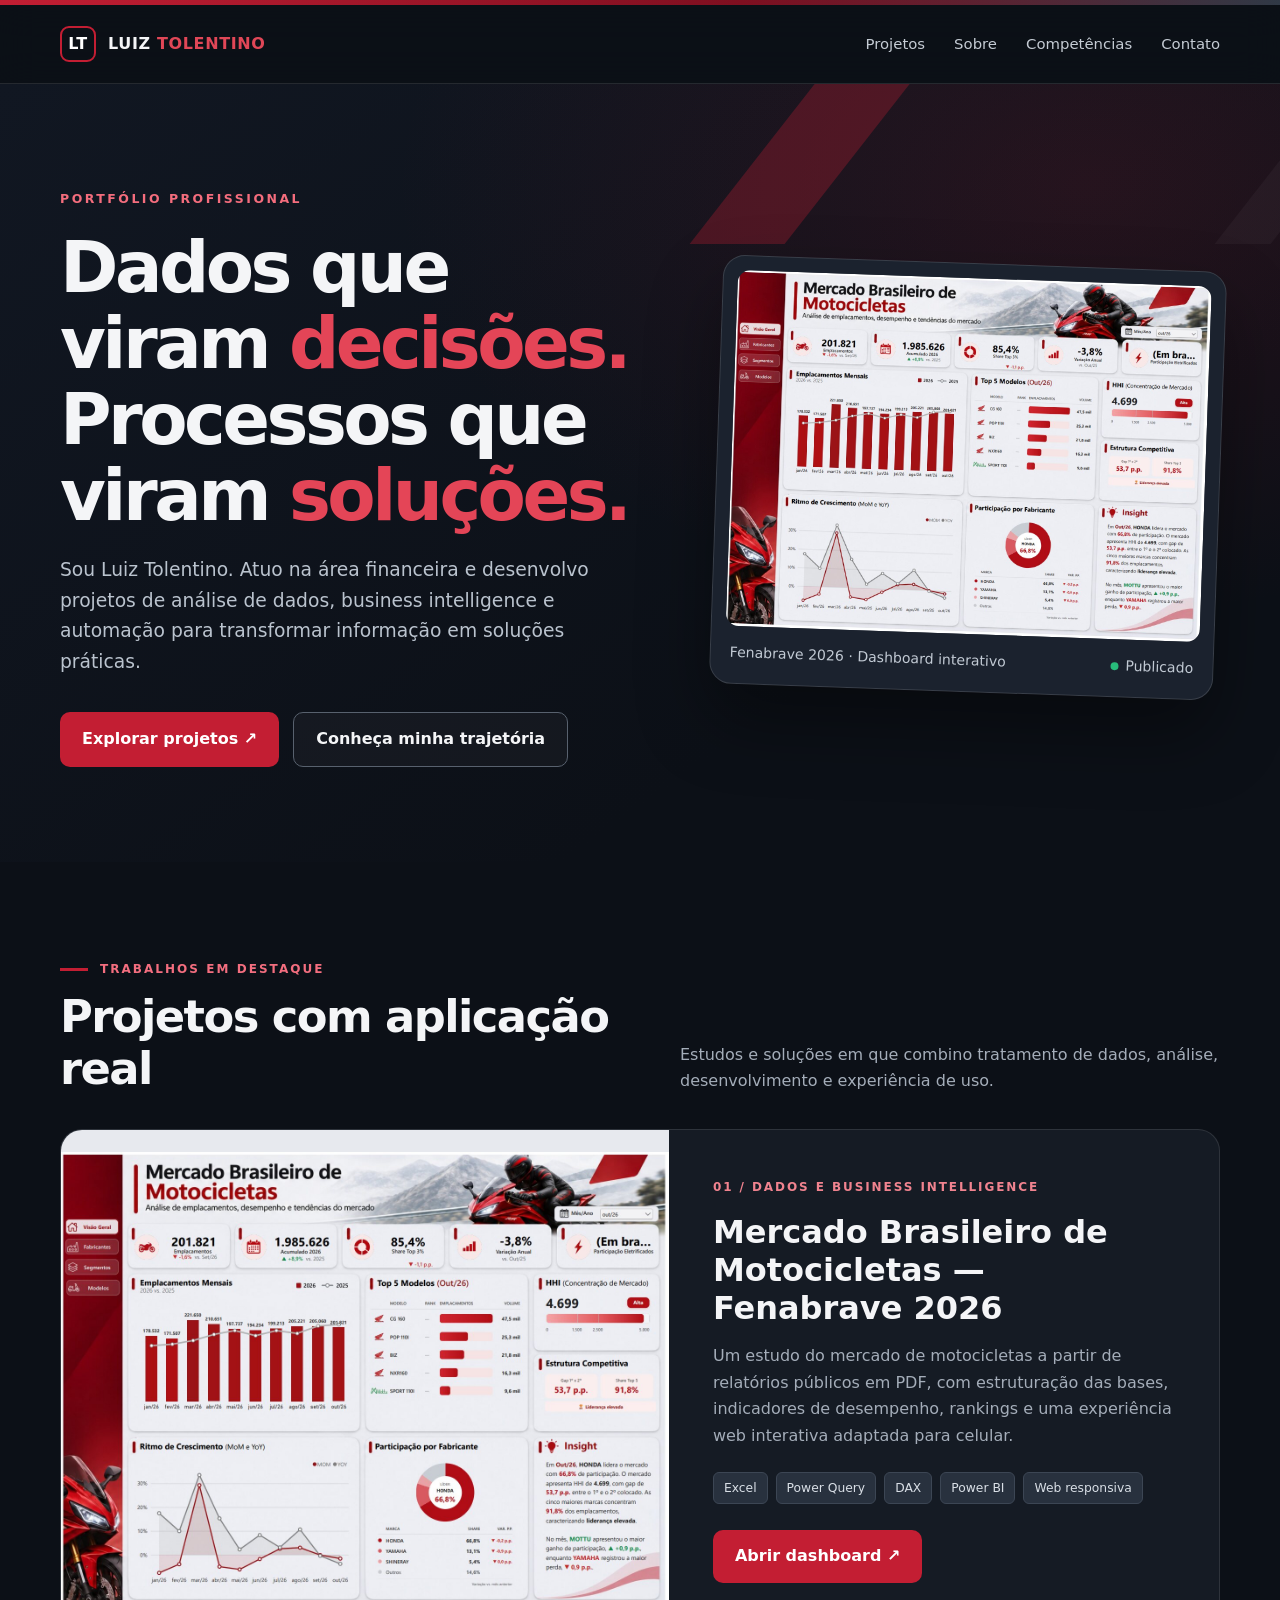
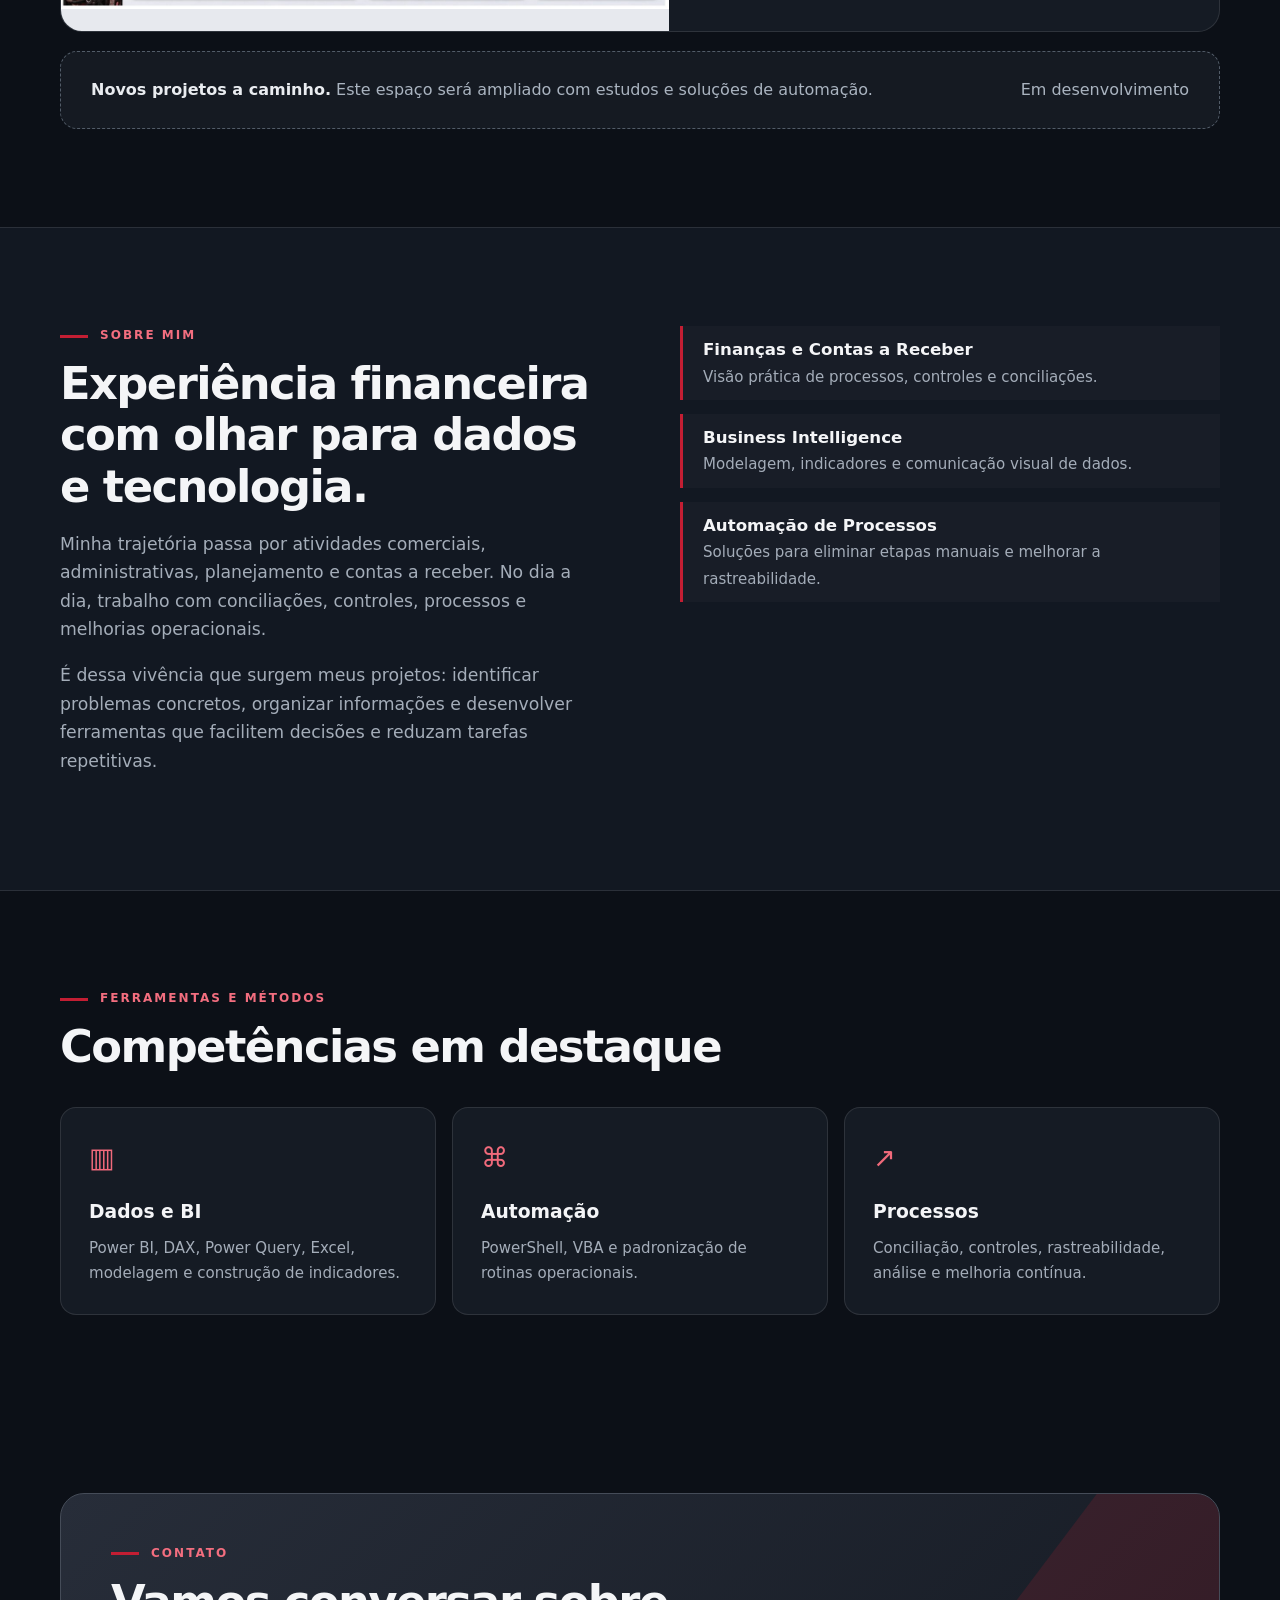
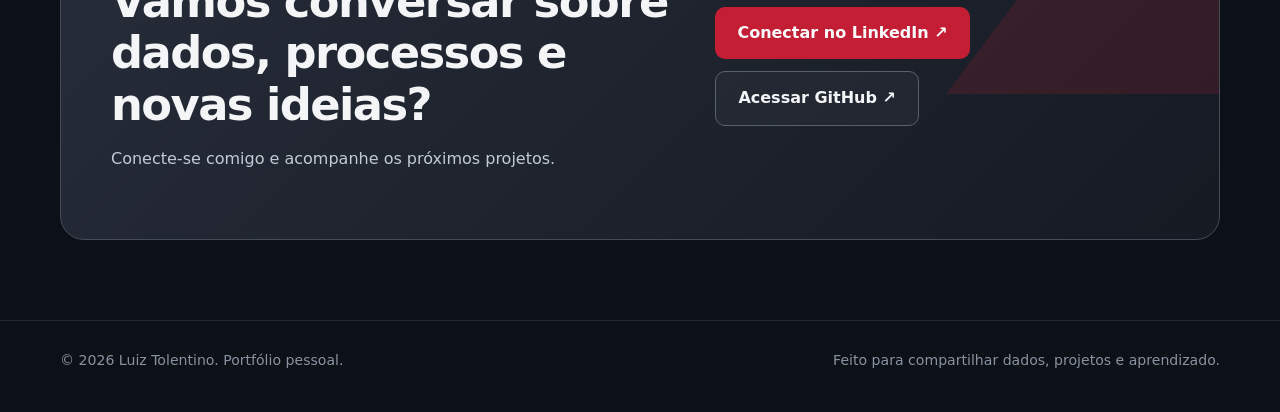
<file: index.html>
<!doctype html>
<html lang="pt-BR">
<head>
  <meta charset="utf-8">
  <meta name="viewport" content="width=device-width, initial-scale=1">
  <meta name="theme-color" content="#0c1017">
  <meta name="description" content="Portfólio de Luiz Tolentino: análise de dados, business intelligence e automação de processos.">
  <title>Luiz Tolentino — Dados & Automações</title>
  <style>
    :root{--bg:#0c1017;--panel:#151b24;--panel2:#1b222d;--text:#f4f5f7;--muted:#a4adb9;--red:#c31e33;--red2:#e04757;--border:rgba(255,255,255,.105);--max:1160px}
    *{box-sizing:border-box}html{scroll-behavior:smooth}body{margin:0;background:var(--bg);color:var(--text);font:16px/1.65 system-ui,-apple-system,Segoe UI,Roboto,sans-serif}a{color:inherit;text-decoration:none}button{font:inherit}
    .wrap{width:min(var(--max),calc(100% - 48px));margin-inline:auto}.topline{height:5px;background:linear-gradient(90deg,var(--red),#7f0f20 58%,#303946)}
    header{position:sticky;top:0;z-index:20;border-bottom:1px solid var(--border);background:rgba(12,16,23,.88);backdrop-filter:blur(18px)}
    .nav{display:flex;align-items:center;justify-content:space-between;min-height:78px;gap:20px}.brand{display:flex;align-items:center;gap:12px;font-weight:800;letter-spacing:.04em}.brand-mark{width:36px;height:36px;border:2px solid var(--red);display:grid;place-items:center;border-radius:9px;color:#fff;font-weight:900}.brand span span{color:var(--red2)}nav{display:flex;gap:29px;color:#c5ccd4;font-size:.93rem}nav a:hover{color:#fff}.menu{display:none;background:none;border:1px solid var(--border);border-radius:9px;color:#fff;padding:8px 12px}
    .hero{position:relative;overflow:hidden;padding:105px 0 95px;background:radial-gradient(ellipse at 85% 13%,rgba(143,27,47,.19),transparent 45%),linear-gradient(145deg,#111722 0%,#0c1017 70%)}
    .hero::before{content:"";position:absolute;right:-100px;top:-120px;width:430px;height:280px;transform:skew(-38deg);border-left:95px solid rgba(195,30,51,.3);border-right:56px solid rgba(255,255,255,.035);pointer-events:none}
    .hero-grid{position:relative;display:grid;grid-template-columns:1.08fr .92fr;align-items:center;gap:65px}.eyebrow{text-transform:uppercase;letter-spacing:.2em;font-size:.78rem;color:#f46d7d;font-weight:800}.hero h1{font-size:clamp(2.7rem,5.5vw,5rem);line-height:1.08;letter-spacing:-.05em;margin:20px 0 21px}.hero h1 em{font-style:normal;color:#e44557}.lead{color:#bac3ce;font-size:1.17rem;max-width:560px}.actions{display:flex;gap:14px;flex-wrap:wrap;margin-top:34px}.btn{display:inline-flex;align-items:center;justify-content:center;gap:8px;border-radius:10px;padding:13px 22px;font-weight:750;transition:transform .2s,background .2s}.btn:hover{transform:translateY(-2px)}.btn-red{background:var(--red);color:#fff}.btn-red:hover{background:#df2840}.btn-outline{border:1px solid #58616e;background:rgba(255,255,255,.03)}
    .hero-card{background:#1b222e;border:1px solid rgba(255,255,255,.13);padding:14px;border-radius:22px;box-shadow:0 35px 70px rgba(0,0,0,.38);transform:rotate(2deg)}.hero-card img{display:block;width:100%;border-radius:13px}.hero-card-footer{display:flex;justify-content:space-between;padding:15px 5px 5px;color:#c2cad4;font-size:.88rem}.dot{display:inline-block;width:8px;height:8px;background:#28bb7b;border-radius:50%;margin-right:7px}
    section{padding:98px 0}.section-head{display:flex;justify-content:space-between;align-items:end;gap:32px;margin-bottom:35px}.section-tag{display:flex;align-items:center;gap:12px;text-transform:uppercase;letter-spacing:.17em;font-size:.75rem;color:#f36e7f;font-weight:800}.section-tag::before{content:"";width:28px;height:3px;background:var(--red)}h2{font-size:clamp(1.85rem,3.5vw,3.1rem);line-height:1.15;letter-spacing:-.035em;margin:12px 0 0}.section-copy{max-width:540px;color:var(--muted);margin:0}
    .project{overflow:hidden;display:grid;grid-template-columns:1.05fr .95fr;border:1px solid var(--border);border-radius:22px;background:var(--panel)}.project-visual{min-height:385px;background:#e7e9ee;display:flex;align-items:center}.project-visual img{display:block;width:100%;height:100%;object-fit:contain}.project-content{padding:48px 44px;display:flex;flex-direction:column;justify-content:center}.flag{font-size:.75rem;text-transform:uppercase;letter-spacing:.16em;font-weight:800;color:#f0838f}.project h3{font-size:2rem;line-height:1.18;margin:16px 0}.project p{color:var(--muted);margin:0 0 23px}.chips{display:flex;gap:8px;flex-wrap:wrap;margin-bottom:26px}.chip{padding:5px 10px;background:#28313e;border:1px solid #3c4654;border-radius:6px;font-size:.77rem;color:#d9dfe6}.project .btn{align-self:flex-start}
    .placeholder{margin-top:19px;padding:25px 30px;border:1px dashed #525c68;border-radius:17px;color:#aab4c0;background:#151a22;display:flex;justify-content:space-between;gap:15px;align-items:center}.placeholder strong{color:#e9ecf0}
    .about{background:#121822;border-top:1px solid var(--border);border-bottom:1px solid var(--border)}.about-grid{display:grid;grid-template-columns:1fr 1fr;gap:80px;align-items:start}.about p{color:var(--muted);font-size:1.08rem}.facts{display:grid;gap:14px}.fact{border-left:3px solid var(--red);padding:10px 20px;background:rgba(255,255,255,.025)}.fact strong{display:block;font-size:1.04rem}.fact span{color:var(--muted);font-size:.94rem}
    .skills{display:grid;grid-template-columns:repeat(3,1fr);gap:16px}.skill-card{background:var(--panel);border:1px solid var(--border);border-radius:16px;padding:28px}.skill-icon{color:#f06a7b;font-size:1.7rem}.skill-card h3{margin:17px 0 8px}.skill-card p{margin:0;color:var(--muted);font-size:.94rem}
    .contact{padding:80px 0}.contact-inner{border-radius:24px;background:linear-gradient(135deg,#272d39,#151a23);border:1px solid #454c58;padding:50px;display:flex;align-items:center;justify-content:space-between;gap:25px;position:relative;overflow:hidden}.contact-inner::after{content:"";position:absolute;right:-120px;top:-100px;width:280px;height:300px;background:var(--red);opacity:.17;transform:skew(-37deg)}.contact-inner h2{max-width:600px}.contact-inner p{color:#c2cbd5}.contact-inner .btn{position:relative;z-index:1;white-space:nowrap}.contact-links{display:flex;gap:12px;flex-wrap:wrap;position:relative;z-index:1}
    footer{padding:28px 0 40px;border-top:1px solid var(--border);color:#8993a0;font-size:.88rem}.foot{display:flex;justify-content:space-between;gap:15px;flex-wrap:wrap}
    @media(max-width:880px){.hero-grid,.project,.about-grid{grid-template-columns:1fr}.hero{padding:78px 0}.hero-card{max-width:610px;transform:none}.project-visual{min-height:auto}.section-head{display:block}.section-copy{margin-top:18px}.about-grid{gap:28px}.skills{grid-template-columns:1fr 1fr}.contact-inner{display:block}.contact-inner .btn{margin-top:18px}}
    @media(max-width:610px){.wrap{width:min(100% - 32px,var(--max))}.nav{min-height:68px}.menu{display:block}nav{display:none;position:absolute;top:68px;left:0;right:0;background:#131a24;padding:17px 22px;border-bottom:1px solid var(--border);flex-direction:column;gap:12px}nav.open{display:flex}.hero{padding:64px 0 65px}.lead{font-size:1.03rem}section{padding:67px 0}.project-content{padding:30px 24px}.project h3{font-size:1.7rem}.skills{grid-template-columns:1fr}.placeholder{display:block}.contact-inner{padding:30px 24px}.contact-inner .btn{white-space:normal}}
    @media(prefers-reduced-motion:reduce){html{scroll-behavior:auto}.btn{transition:none}}
  </style>
</head>
<body>
  <div class="topline"></div>
  <header>
    <div class="wrap nav">
      <a class="brand" href="#inicio" aria-label="Início"><span class="brand-mark">LT</span><span>LUIZ <span>TOLENTINO</span></span></a>
      <button class="menu" aria-label="Abrir menu" aria-expanded="false" aria-controls="navigation">☰</button>
      <nav id="navigation" aria-label="Navegação principal"><a href="#projetos">Projetos</a><a href="#sobre">Sobre</a><a href="#competencias">Competências</a><a href="#contato">Contato</a></nav>
    </div>
  </header>
  <main>
    <div class="hero" id="inicio"><div class="wrap hero-grid">
      <div>
        <div class="eyebrow">Portfólio profissional</div>
        <h1>Dados que viram <em>decisões.</em><br>Processos que viram <em>soluções.</em></h1>
        <p class="lead">Sou Luiz Tolentino. Atuo na área financeira e desenvolvo projetos de análise de dados, business intelligence e automação para transformar informação em soluções práticas.</p>
        <div class="actions"><a class="btn btn-red" href="#projetos">Explorar projetos ↗</a><a class="btn btn-outline" href="#sobre">Conheça minha trajetória</a></div>
      </div>
      <div class="hero-card"><img src="assets/fenabrave-geral.jpg" alt="Visão Geral do dashboard Fenabrave 2026"><div class="hero-card-footer"><span>Fenabrave 2026 · Dashboard interativo</span><span><i class="dot"></i>Publicado</span></div></div>
    </div></div>

    <section id="projetos"><div class="wrap">
      <div class="section-head"><div><div class="section-tag">Trabalhos em destaque</div><h2>Projetos com aplicação real</h2></div><p class="section-copy">Estudos e soluções em que combino tratamento de dados, análise, desenvolvimento e experiência de uso.</p></div>
      <article class="project">
        <div class="project-visual"><img src="assets/fenabrave-geral.jpg" alt="Captura original do dashboard Mercado Brasileiro de Motocicletas, Fenabrave 2026" loading="lazy"></div>
        <div class="project-content"><span class="flag">01 / Dados e Business Intelligence</span><h3>Mercado Brasileiro de Motocicletas — Fenabrave 2026</h3><p>Um estudo do mercado de motocicletas a partir de relatórios públicos em PDF, com estruturação das bases, indicadores de desempenho, rankings e uma experiência web interativa adaptada para celular.</p><div class="chips"><span class="chip">Excel</span><span class="chip">Power Query</span><span class="chip">DAX</span><span class="chip">Power BI</span><span class="chip">Web responsiva</span></div><a class="btn btn-red" href="https://motos-fenabrave-2026-luiz-poc.steepbloom.chatgpt.site" target="_blank" rel="noopener noreferrer">Abrir dashboard ↗</a></div>
      </article>
      <div class="placeholder"><span><strong>Novos projetos a caminho.</strong> Este espaço será ampliado com estudos e soluções de automação.</span><span>Em desenvolvimento</span></div>
    </div></section>

    <section class="about" id="sobre"><div class="wrap about-grid">
      <div><div class="section-tag">Sobre mim</div><h2>Experiência financeira com olhar para dados e tecnologia.</h2><p>Minha trajetória passa por atividades comerciais, administrativas, planejamento e contas a receber. No dia a dia, trabalho com conciliações, controles, processos e melhorias operacionais.</p><p>É dessa vivência que surgem meus projetos: identificar problemas concretos, organizar informações e desenvolver ferramentas que facilitem decisões e reduzam tarefas repetitivas.</p></div>
      <div class="facts"><div class="fact"><strong>Finanças e Contas a Receber</strong><span>Visão prática de processos, controles e conciliações.</span></div><div class="fact"><strong>Business Intelligence</strong><span>Modelagem, indicadores e comunicação visual de dados.</span></div><div class="fact"><strong>Automação de Processos</strong><span>Soluções para eliminar etapas manuais e melhorar a rastreabilidade.</span></div></div>
    </div></section>

    <section id="competencias"><div class="wrap"><div class="section-tag">Ferramentas e métodos</div><h2>Competências em destaque</h2><div class="skills" style="margin-top:34px">
      <div class="skill-card"><div class="skill-icon">▥</div><h3>Dados e BI</h3><p>Power BI, DAX, Power Query, Excel, modelagem e construção de indicadores.</p></div>
      <div class="skill-card"><div class="skill-icon">⌘</div><h3>Automação</h3><p>PowerShell, VBA e padronização de rotinas operacionais.</p></div>
      <div class="skill-card"><div class="skill-icon">↗</div><h3>Processos</h3><p>Conciliação, controles, rastreabilidade, análise e melhoria contínua.</p></div>
    </div></div></section>

    <section class="contact" id="contato"><div class="wrap"><div class="contact-inner"><div><div class="section-tag">Contato</div><h2>Vamos conversar sobre dados, processos e novas ideias?</h2><p>Conecte-se comigo e acompanhe os próximos projetos.</p></div><div class="contact-links"><a class="btn btn-red" href="https://www.linkedin.com/in/luizcarlostolentino/" target="_blank" rel="noopener noreferrer">Conectar no LinkedIn ↗</a><a class="btn btn-outline" href="https://github.com/luiz-tolentino" target="_blank" rel="noopener noreferrer">Acessar GitHub ↗</a></div></div></div></section>
  </main>
  <footer><div class="wrap foot"><span>© <span id="year">2026</span> Luiz Tolentino. Portfólio pessoal.</span><span>Feito para compartilhar dados, projetos e aprendizado.</span></div></footer>
  <script>
    document.getElementById('year').textContent = new Date().getFullYear();
    const toggle = document.querySelector('.menu');
    const nav = document.querySelector('nav');
    toggle.addEventListener('click', () => {const open = nav.classList.toggle('open');toggle.setAttribute('aria-expanded',String(open));});
    nav.querySelectorAll('a').forEach(a => a.addEventListener('click',()=>{nav.classList.remove('open');toggle.setAttribute('aria-expanded','false');}));
  </script>
</body>
</html>
</file>
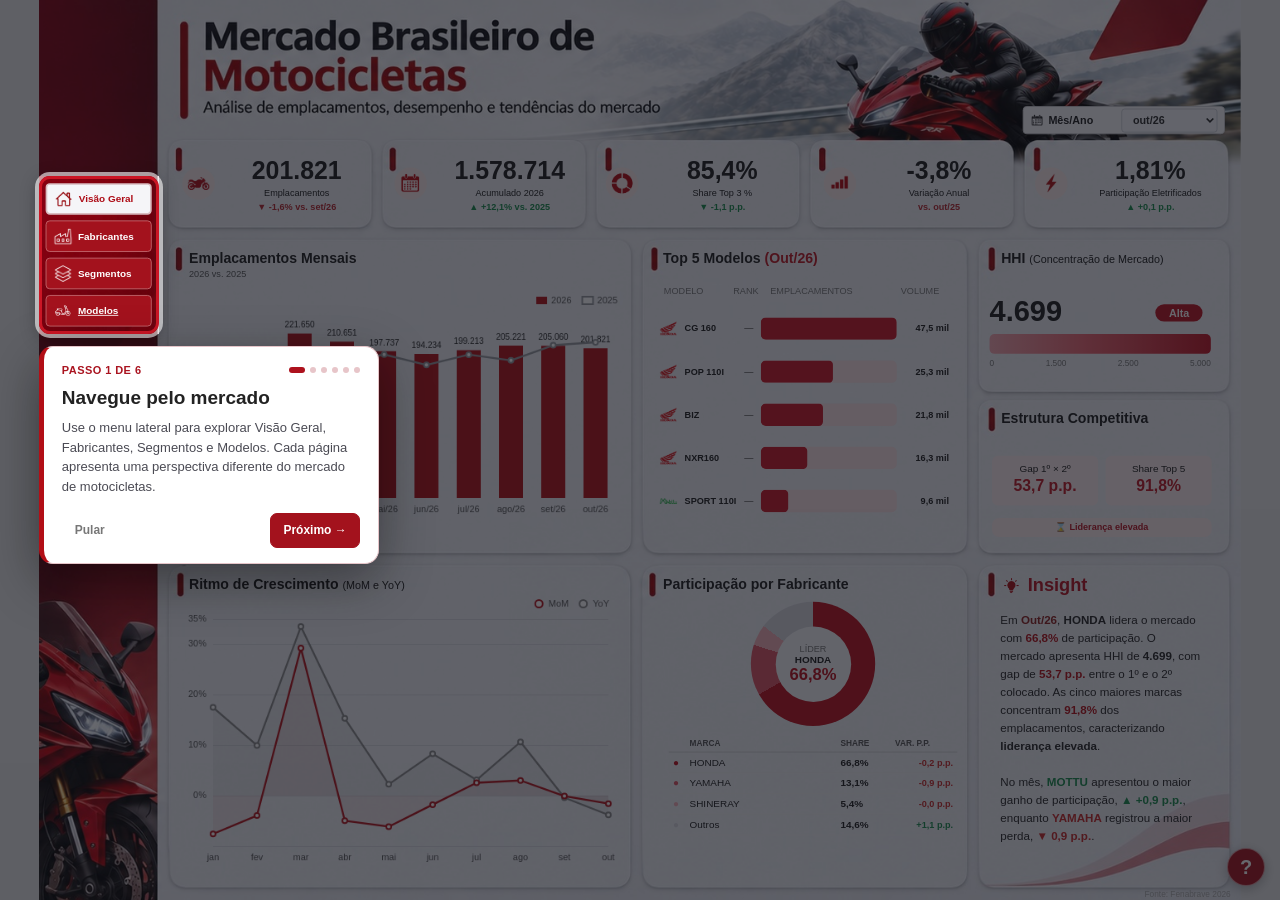
<file: fenabrave/index.html>
<!doctype html>
<html lang="pt-BR">
<head>
  <meta charset="utf-8" />
  <meta name="viewport" content="width=device-width, initial-scale=1" />
  <title>Mercado Brasileiro de Motocicletas — Fenabrave 2026</title>
  <link rel="stylesheet" href="dashboard-ux.css"><script src="dashboard-ux.js"></script>
  <link rel="stylesheet" href="tour.css?v=mobile-landscape-20261108"><script src="tour.js?v=mobile-landscape-20261108"></script>
  <style>
    :root{font-family:Arial,"Segoe UI",sans-serif;color:#1d1d1d;background:#e8e8e8}
    *{box-sizing:border-box}body{margin:0;overflow:auto}#stage{position:absolute;left:50%;top:0;width:1450px;height:1086px;transform-origin:top left;background:#f5f5f8 url('assets/Geral_-_Capa16647186151994509.jpg') no-repeat center/100% 100%;overflow:hidden}
    .abs{position:absolute}.nav{left:8px;width:128px;height:38px;display:grid;grid-template-columns:24px 1fr;align-items:center;column-gap:6px;padding:0 8px;color:#fff;font-size:12px;font-weight:700;cursor:default}.nav.selected{background:#f5f5f8;color:#ad0b15;border:2px solid #d9bcc0;border-radius:5px}.nav:not(.selected){border:1px solid #c76d73;background:#a3121d;border-radius:5px}.nav img{width:22px;height:22px;object-fit:contain;object-position:center;display:block;justify-self:center}
    #monthControl{top:128px;left:1187px;width:244px;height:34px;display:flex;gap:7px;align-items:center;justify-content:space-between;font-size:13px;font-weight:600;border:1px solid #d0d0d5;background:#f7f7fa;border-radius:5px;padding:2px 8px;box-shadow:0 2px 5px #0001}select{font:inherit;background:#f3f4f8;border:1px solid #c7c9d1;border-radius:4px;padding:5px 9px;color:#2a2a2a;cursor:pointer;min-width:116px}
    .kpi{top:177px;height:92px;display:flex;align-items:center;padding-left:64px;gap:5px;flex-direction:column;justify-content:center;text-align:center}.kpi .value{font-weight:800;font-size:30px;line-height:1.02}.kpi .label{font-size:11px}.kpi .delta{font-size:11px;color:#b5262e;font-weight:700}.good{color:#168a4a!important}.kpi .icon{position:absolute;left:15px;top:25px;width:39px;height:39px;object-fit:contain}
    .heading{position:absolute;font-weight:700;font-size:17px;transform:translateY(2px)}.subheading{position:absolute;font-size:11px;color:#555}
    #monthly{left:163px;top:352px;width:550px;height:278px}#growth{left:163px;top:718px;width:540px;height:334px}svg{overflow:visible}.axis{stroke:#e1e1e3;stroke-width:1}.axislabel{font-size:11px;fill:#555}.point{cursor:pointer}.chart-tooltip{position:fixed;pointer-events:none;background:#fff;border:1px solid #c3c3c3;border-radius:6px;padding:8px 10px;box-shadow:0 5px 22px #0002;z-index:5;font-size:12px;display:none;white-space:nowrap}
    #models{left:746px;top:370px;width:352px}#models .modelrow{height:52px;display:grid;grid-template-columns:29px 63px 21px 1fr 59px;align-items:center;column-gap:4px;font-size:11px}#models .modelrow .name{font-weight:700}.modelrow .brandlogo{width:27px;height:23px;object-fit:contain}.modelrow .rank{color:#777;text-align:center;font-weight:700}.modelrow .rank.up{color:#168a4a}.modelrow .rank.down{color:#c62828}.modelrow .rank.new{color:#8b1e1e;font-size:8px}.modelrow .bartrack{height:27px;border-radius:6px;background:#f8dfe2;overflow:hidden}.modelrow .bar{height:100%;border-radius:5px;background:#c91625}.modelrow .qty{text-align:right;font-weight:700}
    #hhi{top:355px;left:1142px;width:272px;text-align:left;padding-left:5px}#hhi .hhi-value{font-size:35px;font-weight:800}#hhi .risk{position:absolute;right:10px;top:12px;padding:3px 16px;border-radius:14px;background:#bb1220;color:white;font-size:13px;font-weight:bold}#hhi .gradient{height:24px;width:100%;margin-top:8px;border-radius:6px;background:linear-gradient(90deg,#f3a6af 0%,#ea6470 43%,#bf1423 100%)}#hhi .range{display:flex;justify-content:space-between;font-size:10px;color:#777;margin-top:6px}
    #structure{left:1150px;top:550px;width:265px;text-align:center;font-size:12px}#structure .tiles{display:flex;gap:9px}#structure .tile{flex:1;border-radius:7px;background:#fceced;padding:8px 2px}.tile strong{display:block;color:#bc1724;font-size:19px;padding:4px 0}.chip{background:#fceced;margin-top:15px;padding:5px;border-radius:8px;color:#b61220;font-size:11px;font-weight:bold}
    #donut{left:760px;top:726px;width:348px;height:310px;display:flex;flex-direction:column;align-items:center}#ring{width:150px;height:150px;border-radius:50%;display:flex;align-items:center;justify-content:center;background:conic-gradient(#bc0e1b 0 66.6%,#dd5260 66.6% 80.4%,#f2adb6 80.4% 86.4%,#e0e1e8 86.4% 100%)}#ringinner{background:#f5f5f7;border-radius:50%;width:91px;height:91px;display:flex;flex-direction:column;align-items:center;justify-content:center;font-size:12px}#ringinner strong{font-size:20px;color:#b70c19}#legend{width:100%;font-size:12px;margin-top:10px}#legend .row,#legend .legend-head{display:grid;grid-template-columns:15px minmax(0,1fr) 61px 70px;gap:5px;padding:5px;border-bottom:1px solid #eee;align-items:center}#legend .legend-head{font-size:10px;color:#555;font-weight:700;border-bottom:1px solid #ccc}#legend .pp{font-size:11px;text-align:right}.pp.positive{color:#168a4a}.pp.negative{color:#c62828}
    #insight{left:1148px;top:728px;width:268px;height:305px;padding:10px 12px;font-family:'Segoe UI',Arial,sans-serif;font-size:14px;line-height:1.55;color:#252525}#insight .accent{font-weight:700;color:#b20e16}#insight .period{font-weight:700;color:#8b1e1e}#insight .up{font-weight:700;color:#168a4a}#insight .down{font-weight:700;color:#c62828}
    .tiny{font-size:11px;color:#777}#foot{position:absolute;bottom:2px;right:12px;font-size:10px;color:#aaa}
    @media(max-width:700px){body{background:#f4f4f4}}
  </style>
  <link rel="stylesheet" href="mobile-general.css?v=6">
</head>
<body>
  <main id="stage" aria-label="Reprodução experimental da página Geral do dashboard">
    <div class="mobile-hero-art" aria-hidden="true"></div>
    <div class="nav selected abs" data-mobile-nav="geral" style="top:221px"><img src="assets/ICN_-_Home_Red_Borda7995942455523318.png">Visão Geral</div>
    <a class="nav abs" data-mobile-nav="fabricantes" href="fabricantes.html" style="top:266px;text-decoration:none;cursor:pointer"><img src="assets/ICN_-_Fabrica_Branco_Borda9813917904026653.png">Fabricantes</a>
    <a class="nav abs" data-mobile-nav="segmentos" href="segmentos.html" style="top:311px;text-decoration:none;cursor:pointer"><img src="assets/ICN_-_Segmentos_Branco_Borda13957312813364164.png">Segmentos</a>
    <a class="nav abs" data-mobile-nav="modelos" href="modelos.html" style="top:356px"><img src="assets/ICN_-_Scooter_Branco_Borda7105592978666612.png">Modelos</a>
    <div class="abs" id="monthControl"><label for="month" style="display:flex;align-items:center;gap:5px;white-space:nowrap"><img src="assets/ICN_-_Calendario_Grafite6865549145618536.png" alt="" style="width:17px;height:17px;object-fit:contain">Mês/Ano</label><select id="month" aria-label="Mês e ano"></select></div>
    <div class="kpi abs" style="left:158px;width:242px"><img class="icon" src="assets/ICN_Card_-_Moto_Red6324615429901626.png"><span class="value" id="kpiMonth"></span><span class="label">Emplacamentos</span><span class="delta" id="kpiMoM"></span></div>
    <div class="kpi abs" style="left:414px;width:244px"><img class="icon" src="assets/ICN_Card_-_Data_Red46757233884809357.png"><span class="value" id="kpiYTD">1.578.714</span><span class="label">Acumulado 2026</span><span class="delta good">▲ +12,1% vs. 2025</span></div>
    <div class="kpi abs" style="left:669px;width:247px"><img class="icon" src="assets/ICN_Card_-_Rosca_Red4186581648131179.png"><span class="value" id="kpiTop3"></span><span class="label">Share Top 3 %</span><span class="delta good" id="kpiShareDelta"></span></div>
    <div class="kpi abs" style="left:932px;width:244px"><img class="icon" src="assets/ICN_Card_-_Grafico_Red8015552603276457.png"><span class="value" id="kpiYoY"></span><span class="label">Variação Anual</span><span class="delta" id="kpiYoYDetail"></span></div>
    <div class="kpi abs" style="left:1187px;width:244px"><img class="icon" src="assets/ICN_Card_-_Raio_Red9202339617712906.png"><span class="value" id="kpiElectric">1,13%</span><span class="label">Participação Eletrificados</span><span class="delta" id="kpiElectricDelta"></span></div>
    <div class="heading" style="left:181px;top:300px">Emplacamentos Mensais</div><div class="subheading" style="left:181px;top:324px">2026 vs. 2025</div>
    <div class="abs" id="monthly"></div>
    <div class="heading" style="left:753px;top:300px">Top 5 Modelos <span id="modelTitle" style="color:#bc1823"></span></div>
    <div class="abs tiny" style="left:754px;top:344px">MODELO　　　 RANK　 EMPLACAMENTOS　　　　　 VOLUME</div><div class="abs" id="models"></div>
    <div class="heading" style="left:1161px;top:300px">HHI <span style="font-weight:400;font-size:13px">(Concentração de Mercado)</span></div>
    <div id="hhi" class="abs"><div class="hhi-value" id="hhiValue">4.695</div><span class="risk">Alta</span><div class="gradient"></div><div class="range"><span>0</span><span>1.500</span><span>2.500</span><span>5.000</span></div></div>
    <div class="heading" style="left:1161px;top:494px">Estrutura Competitiva</div>
    <div id="structure" class="abs"><div class="tiles"><div class="tile">Gap 1º × 2º<strong id="gap">52,9 p.p.</strong></div><div class="tile">Share Top 5<strong id="top5">92,3%</strong></div></div><div class="chip">⌛ Liderança elevada</div></div>
    <div class="heading" style="left:181px;top:694px">Ritmo de Crescimento <span style="font-weight:400;font-size:13px">(MoM e YoY)</span></div><div id="growth" class="abs"></div>
    <div class="heading" style="left:753px;top:694px">Participação por Fabricante</div>
    <div id="donut" class="abs"><div id="ring"><div id="ringinner"><span class="tiny">LÍDER</span><b id="leader">HONDA</b><strong id="leaderShare">66,6%</strong></div></div><div id="legend"></div></div>
    <div class="heading" style="left:1161px;top:691px;color:#b61220;font-size:22px;display:flex;align-items:center;gap:7px"><img src="assets/ICN_-_L_mpada_Red8196347658972339.png" alt="" style="width:25px;height:25px;object-fit:contain">Insight</div><div id="insight" class="abs"></div>
    <div id="foot">Fonte: Fenabrave 2026</div>
  </main>
  <div id="tooltip" class="chart-tooltip" role="tooltip"></div>
  <script src="vendor/echarts.min.js"></script>
  <script src="charts.js?v=mobile-landscape-20261108"></script>
  <script src="app.js?v=ux-mobile-navegacao-20261107"></script>
  <script src="mobile-general.js?v=4"></script>
</body></html>
</file>
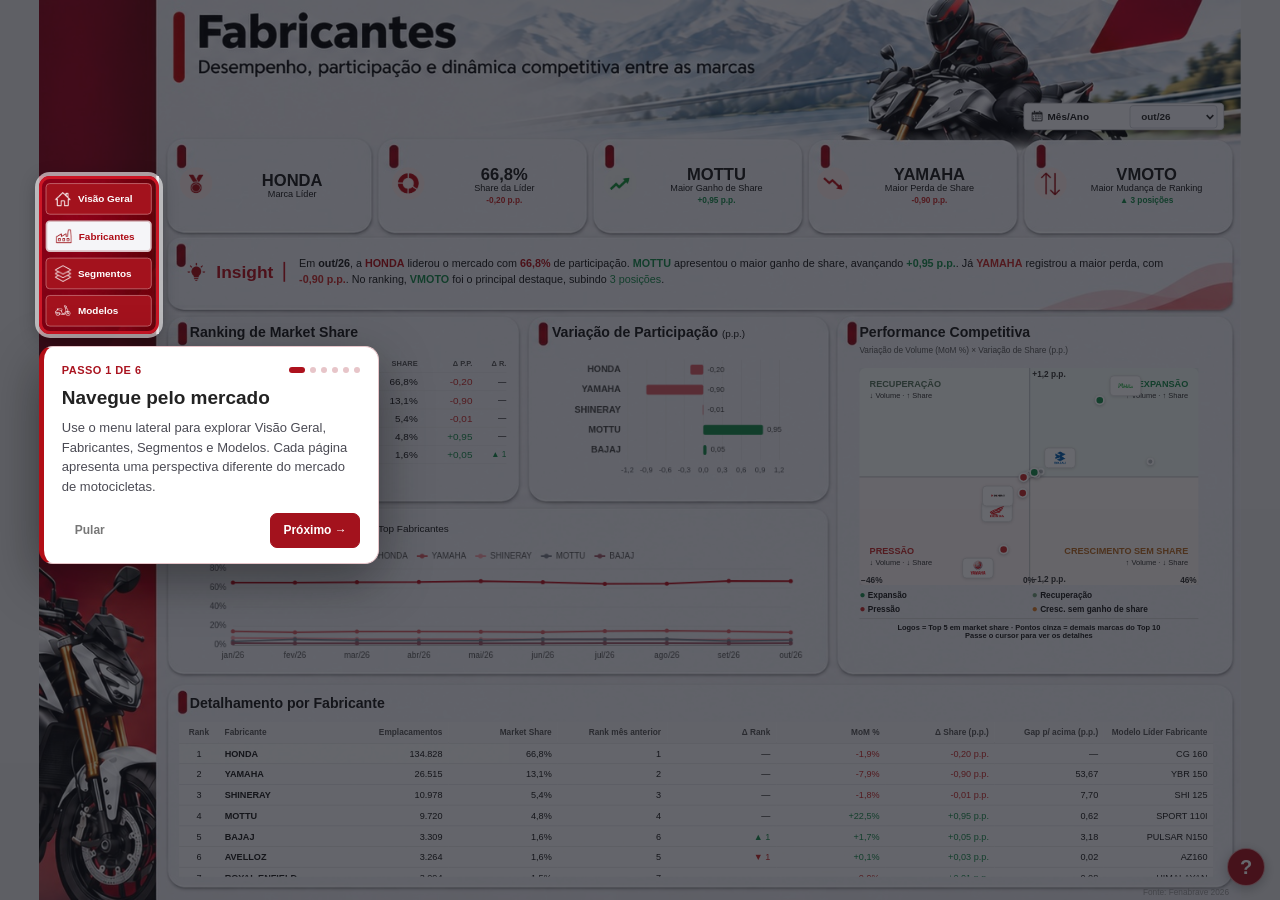
<file: fenabrave/fabricantes.html>
<!doctype html>
<html lang="pt-BR"><head><meta charset="utf-8"><meta name="viewport" content="width=device-width, initial-scale=1">
<title>Fabricantes — Mercado Brasileiro de Motocicletas 2026</title>
<link rel="stylesheet" href="fabricantes.css"><link rel="stylesheet" href="dashboard-ux.css"><script src="dashboard-ux.js"></script><link rel="stylesheet" href="tour.css?v=mobile-landscape-20261108"><script src="tour.js?v=mobile-landscape-20261108"></script><link rel="stylesheet" href="mobile-pages.css?v=8"><script src="mobile-pages.js?v=7" defer></script>
</head><body>
<main id="stage" aria-label="Dashboard de Fabricantes Fenabrave 2026">
  <a class="nav abs" href="index.html" style="top:221px"><img src="assets/ICN_-_Home_Branco_Borda4894308224438463.png">Visão Geral</a>
  <div class="nav selected abs" style="top:266px"><img src="assets/ICN_-_Fabrica_Red_Borda8795904866276042.png">Fabricantes</div>
  <a class="nav abs" href="segmentos.html" style="top:311px"><img src="assets/ICN_-_Segmentos_Branco_Borda13957312813364164.png">Segmentos</a>
  <a class="nav abs" href="modelos.html" style="top:356px"><img src="assets/ICN_-_Scooter_Branco_Borda7105592978666612.png">Modelos</a>
  <div id="monthControl" class="abs"><label for="month"><img src="assets/ICN_-_Calendario_Grafite6865549145618536.png" alt="">Mês/Ano</label><select id="month" aria-label="Competência"></select></div>

  <div class="kpi abs" style="left:155px"><img src="assets/ICN_-_L_der_Red_Borda7468733660722614.png" alt=""><div><strong id="leader"></strong><small>Marca Líder</small></div></div>
  <div class="kpi abs" style="left:411px"><img src="assets/ICN_Card_-_Rosca_Red4186581648131179.png" alt=""><div><strong id="leaderShare"></strong><small>Share da Líder</small><span class="delta" id="leaderDelta"></span></div></div>
  <div class="kpi abs" style="left:667px"><img src="assets/ICN_-_Ganho2581546209772906.png" alt=""><div><strong id="gainBrand"></strong><small>Maior Ganho de Share</small><span class="delta" id="gainValue"></span></div></div>
  <div class="kpi abs" style="left:924px"><img src="assets/ICN_-_Perda09313171285003718.png" alt=""><div><strong id="lossBrand"></strong><small>Maior Perda de Share</small><span class="delta" id="lossValue"></span></div></div>
  <div class="kpi abs" style="left:1186px"><img src="assets/ICN_-_Altera__o_Red_Borda5037335486592236.png" alt=""><div><strong id="rankBrand"></strong><small>Maior Mudança de Ranking</small><span class="delta" id="rankValue"></span></div></div>

  <section class="abs insight" aria-label="Insight de fabricantes"><img src="assets/ICN_-_L_mpada_Red8196347658972339.png" alt=""><h2>Insight</h2><p id="insightText"></p></section>
  <h2 class="heading" style="left:182px;top:390px">Ranking de Market Share</h2>
  <div class="abs ranktable" id="ranking" style="left:170px;top:428px;width:394px;height:112px"></div>

  <h2 class="heading" style="left:619px;top:390px">Variação de Participação <span>(p.p.)</span></h2>
  <div class="abs" id="movement" style="left:615px;top:429px;width:316px;height:144px"></div>

  <h2 class="heading" style="left:990px;top:390px">Performance Competitiva</h2>
  <p class="abs chart-note" style="left:990px;top:417px">Variação de Volume (MoM %) × Variação de Share (p.p.)</p>
  <div class="abs pc" id="competitive" style="left:982px;top:439px;width:425px;height:339px" aria-label="Dispersão por variação mensal de volume e participação de mercado"></div>

  <h2 class="heading" style="left:182px;top:625px">Evolução do Market Share <span>– Top Fabricantes</span></h2>
  <div class="abs" id="shareTrend" style="left:184px;top:661px;width:740px;height:137px"></div>

  <h2 class="heading" style="left:182px;top:837px">Detalhamento por Fabricante</h2>
  <div class="abs detail-scroll" style="left:169px;top:871px;width:1248px;height:187px"><table id="detailTable"><thead><tr><th>Rank</th><th>Fabricante</th><th>Emplacamentos</th><th>Market Share</th><th>Rank mês anterior</th><th>Δ Rank</th><th>MoM %</th><th>Δ Share (p.p.)</th><th>Gap p/ acima (p.p.)</th><th>Modelo Líder Fabricante</th></tr></thead><tbody></tbody></table></div>
  <small class="abs source">Fonte: Fenabrave 2026</small>
</main>
<script src="vendor/echarts.min.js"></script>
<script type="module" src="fabricantes.js?v=mobile-landscape-20261108"></script>
</body></html>
</file>
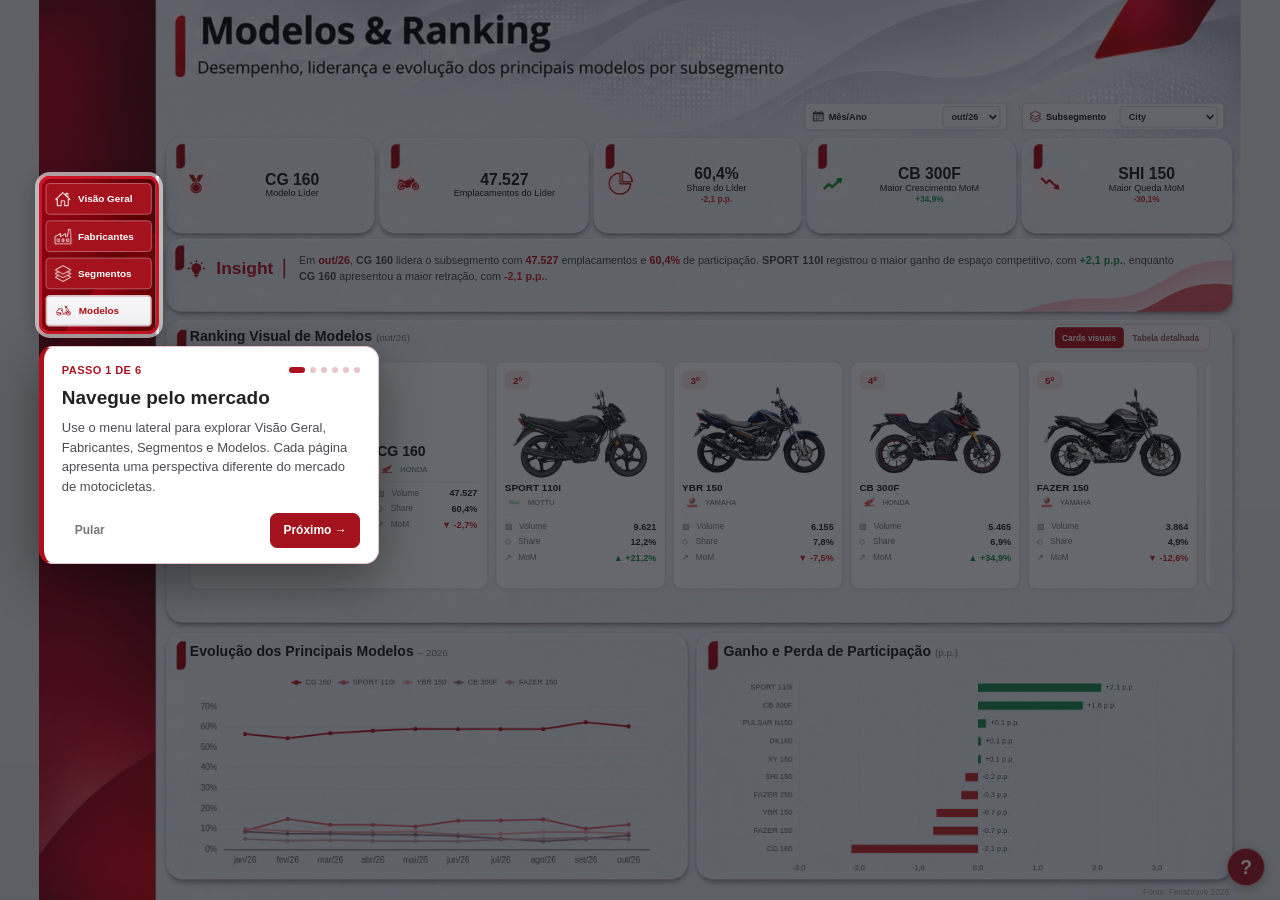
<file: fenabrave/modelos.html>
<!doctype html><html lang="pt-BR"><head><meta charset="utf-8"><meta name="viewport" content="width=device-width, initial-scale=1">
<title>Modelos & Ranking — Fenabrave 2026</title><link rel="stylesheet" href="modelos.css"><link rel="stylesheet" href="dashboard-ux.css"><script src="dashboard-ux.js"></script><link rel="stylesheet" href="tour.css?v=mobile-landscape-20261108"><script src="tour.js?v=mobile-landscape-20261108"></script><link rel="stylesheet" href="mobile-pages.css?v=8"><script src="mobile-pages.js?v=7" defer></script></head><body>
<main id="stage" aria-label="Dashboard Modelos e Ranking Fenabrave 2026">
  <a class="nav abs" href="index.html" style="top:221px"><img src="assets/ICN_-_Home_Branco_Borda4894308224438463.png" alt="">Visão Geral</a>
  <a class="nav abs" href="fabricantes.html" style="top:266px"><img src="assets/ICN_-_Fabrica_Branco_Borda9813917904026653.png" alt="">Fabricantes</a>
  <a class="nav abs" href="segmentos.html" style="top:311px"><img src="assets/ICN_-_Segmentos_Branco_Borda13957312813364164.png" alt="">Segmentos</a>
  <div class="nav selected abs" style="top:356px"><img src="assets/ICN_-_Scooter_Vermelha_Borda1640367020115543.png" alt="">Modelos</div>
  <div class="abs control" id="monthControl"><label for="month"><img src="assets/ICN_-_Calendario_Grafite6865549145618536.png" alt="">Mês/Ano</label><select id="month" aria-label="Mês e ano"></select></div>
  <div class="abs control" id="segmentControl"><label for="segment"><img src="assets/ICN_-_Segmentos_Red_Borda6117020093305334.png" alt="">Subsegmento</label><select id="segment" aria-label="Subsegmento"></select></div>

  <div class="kpi abs" style="left:155px"><img src="assets/ICN_-_L_der_Red_Borda7468733660722614.png" alt=""><div><strong id="leader"></strong><small>Modelo Líder</small></div></div>
  <div class="kpi abs" style="left:411px"><img src="assets/ICN_Card_-_Moto_Red6324615429901626.png" alt=""><div><strong id="leaderQty"></strong><small>Emplacamentos do Líder</small></div></div>
  <div class="kpi abs" style="left:667px"><img src="assets/ICN_Card_-_Pizza_Red10225109709077174.png" alt=""><div><strong id="leaderShare"></strong><small>Share do Líder</small><span class="delta" id="leaderShareDelta"></span></div></div>
  <div class="kpi abs" style="left:924px"><img src="assets/ICN_-_Ganho2581546209772906.png" alt=""><div><strong id="growth"></strong><small id="growthLabel">Maior Crescimento MoM</small><span class="delta" id="growthDelta"></span></div></div>
  <div class="kpi abs" style="left:1186px"><img src="assets/ICN_-_Perda09313171285003718.png" alt=""><div><strong id="decline"></strong><small>Maior Queda MoM</small><span class="delta" id="declineDelta"></span></div></div>

  <section class="insight abs" aria-label="Insight de modelos"><img src="assets/ICN_-_L_mpada_Red8196347658972339.png" alt=""><h2>Insight</h2><p id="insightText"></p></section>
  <h2 class="heading" style="left:182px;top:395px">Ranking Visual de Modelos <span id="rankingPeriod"></span></h2>
  <div class="abs rank-switch" role="group" aria-label="Exibição do ranking"><button type="button" id="modeVisual" aria-pressed="true">Cards visuais</button><button type="button" id="modeTable" aria-pressed="false">Tabela detalhada</button></div>
  <div class="abs ranking" id="ranking" style="left:175px;top:435px;width:1238px;height:313px"></div>
  <div class="abs visual-ranking" id="rankingCards" style="left:175px;top:430px;width:1238px;height:313px" hidden></div>
  <h2 class="heading" style="left:182px;top:775px">Evolução dos Principais Modelos <span>– 2026</span></h2>
  <div class="abs" id="evolution" style="left:176px;top:814px;width:577px;height:241px"></div>
  <h2 class="heading" style="left:826px;top:775px">Ganho e Perda de Participação <span>(p.p.)</span></h2>
  <div class="abs" id="movement" style="left:808px;top:814px;width:599px;height:241px"></div>
  <small class="abs source">Fonte: Fenabrave 2026</small>
</main>
<script src="vendor/echarts.min.js"></script><script type="module" src="modelos.js?v=mobile-landscape-20261108"></script>
</body></html>
</file>
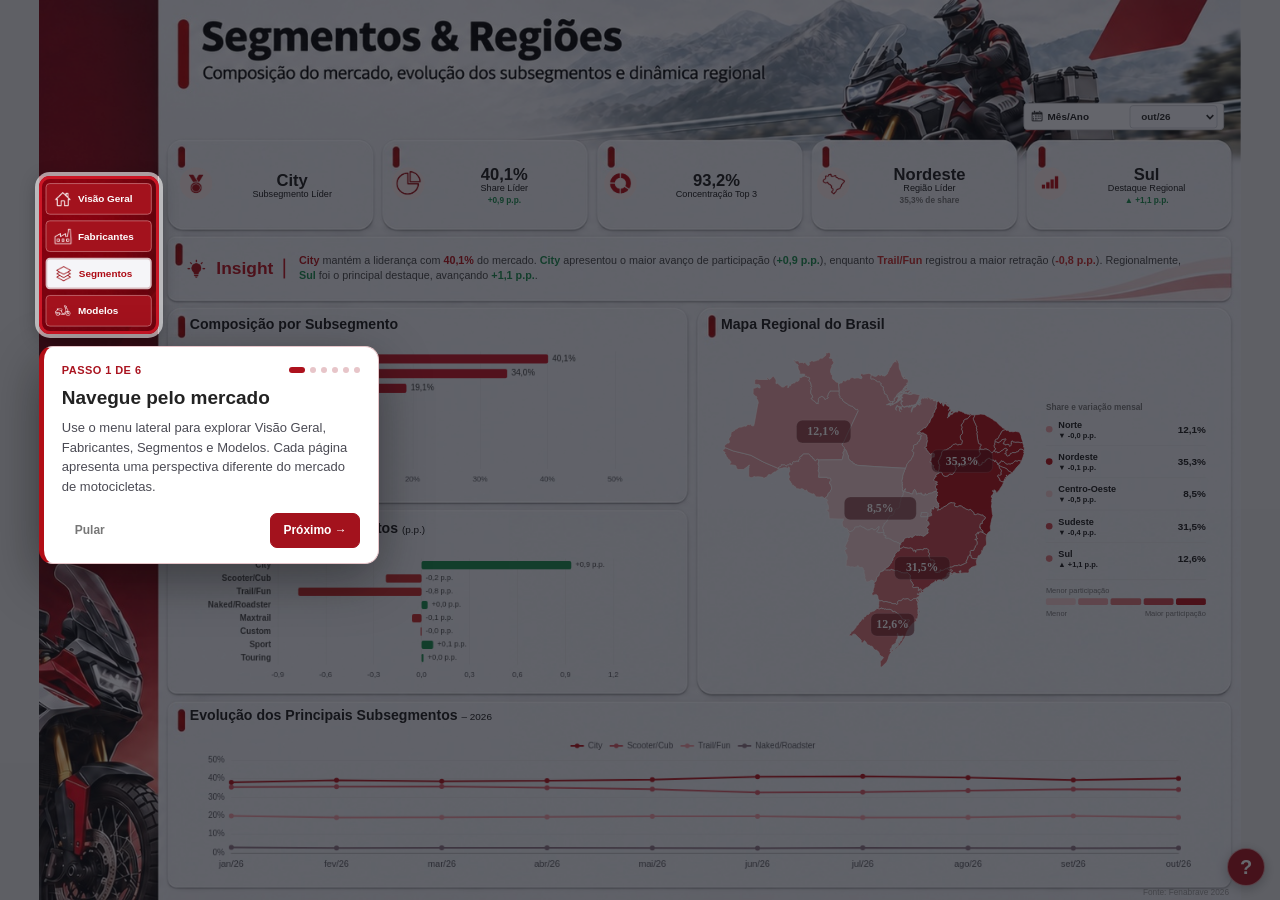
<file: fenabrave/segmentos.html>
<!doctype html><html lang="pt-BR"><head><meta charset="utf-8"><meta name="viewport" content="width=device-width, initial-scale=1">
<title>Segmentos & Regiões — Fenabrave 2026</title><link rel="stylesheet" href="segmentos.css"><link rel="stylesheet" href="dashboard-ux.css"><script src="dashboard-ux.js"></script><link rel="stylesheet" href="tour.css?v=mobile-landscape-20261108"><script src="tour.js?v=mobile-landscape-20261108"></script><link rel="stylesheet" href="mobile-pages.css?v=8"><script src="mobile-pages.js?v=7" defer></script></head><body>
<main id="stage" aria-label="Dashboard Segmentos e Regiões Fenabrave 2026">
  <a class="nav abs" href="index.html" style="top:221px"><img src="assets/ICN_-_Home_Branco_Borda4894308224438463.png" alt="">Visão Geral</a>
  <a class="nav abs" href="fabricantes.html" style="top:266px"><img src="assets/ICN_-_Fabrica_Branco_Borda9813917904026653.png" alt="">Fabricantes</a>
  <div class="nav selected abs" style="top:311px"><img src="assets/ICN_-_Segmentos_Red_Borda6117020093305334.png" alt="">Segmentos</div>
  <a class="nav abs" href="modelos.html" style="top:356px"><img src="assets/ICN_-_Scooter_Branco_Borda7105592978666612.png" alt="">Modelos</a>
  <div class="abs" id="monthControl"><label for="month"><img src="assets/ICN_-_Calendario_Grafite6865549145618536.png" alt="">Mês/Ano</label><select id="month" aria-label="Mês e ano"></select></div>

  <div class="kpi abs" style="left:155px"><img src="assets/ICN_-_L_der_Red_Borda7468733660722614.png" alt=""><div><strong id="segmentLeader"></strong><small>Subsegmento Líder</small></div></div>
  <div class="kpi abs" style="left:411px"><img src="assets/ICN_Card_-_Pizza_Red10225109709077174.png" alt=""><div><strong id="segmentShare"></strong><small>Share Líder</small><span class="delta" id="shareDelta"></span></div></div>
  <div class="kpi abs" style="left:667px"><img src="assets/ICN_Card_-_Rosca_Red4186581648131179.png" alt=""><div><strong id="top3Share"></strong><small>Concentração Top 3</small></div></div>
  <div class="kpi abs" style="left:924px"><img src="assets/ICN_Card_-_Regi_o_Red07612940672090696.png" alt=""><div><strong id="regionLeader"></strong><small>Região Líder</small><span class="delta muted" id="regionLeaderShare"></span></div></div>
  <div class="kpi abs" style="left:1186px"><img src="assets/ICN_Card_-_Grafico_Red8015552603276457.png" alt=""><div><strong id="regionGain"></strong><small>Destaque Regional</small><span class="delta" id="regionGainDelta"></span></div></div>

  <section class="insight abs" aria-label="Insight de segmentos e regiões"><img src="assets/ICN_-_L_mpada_Red8196347658972339.png" alt=""><h2>Insight</h2><p id="insightText"></p></section>
  <h2 class="heading" style="left:182px;top:380px">Composição por Subsegmento</h2>
  <div class="abs" id="composition" style="left:176px;top:418px;width:575px;height:165px"></div>
  <h2 class="heading" style="left:182px;top:626px">Movimento dos Subsegmentos <span>(p.p.)</span></h2>
  <div class="abs" id="movement" style="left:176px;top:666px;width:575px;height:153px"></div>
  <h2 class="heading" style="left:823px;top:380px">Mapa Regional do Brasil</h2>
  <div class="abs region-map" id="regionalMap" style="left:808px;top:425px;width:602px;height:380px"></div>
  <h2 class="heading" style="left:182px;top:852px">Evolução dos Principais Subsegmentos <span>– 2026</span></h2>
  <div class="abs" id="trend" style="left:176px;top:890px;width:1225px;height:165px"></div>
  <small class="abs source">Fonte: Fenabrave 2026</small>
</main>
<script src="vendor/echarts.min.js"></script><script type="module" src="segmentos.js?v=mobile-landscape-20261108"></script>
</body></html>
</file>
<file: fenabrave/dashboard-ux.css>
/* Visível somente em celulares; não afeta a versão desktop aprovada. */
.mobile-view-toggle{display:none}
@media(max-width:767px), (pointer:coarse) and (orientation:landscape) and (max-height:600px) and (max-width:1024px){
  html{overflow:auto}
  body{overflow:auto!important}
  .mobile-view-toggle:not([hidden]){
    display:block;position:fixed;right:12px;top:12px;z-index:10000;
    padding:11px 14px;border:1px solid #ad1521;border-radius:7px;
    background:#a3121d;color:#fff;font:700 13px/1.2 Arial,sans-serif;
    box-shadow:0 3px 12px #0004;cursor:pointer;
  }
  .mobile-view-toggle:focus-visible{outline:3px solid #fff;outline-offset:2px}
}
</file>
<file: fenabrave/tour.css>
/* Tour de navegação: camada independente do dashboard aprovado. */
.tour-help{position:fixed;right:15px;bottom:14px;z-index:9000;width:38px;height:38px;border-radius:50%;border:1px solid #fff8;background:#a3121d;color:#fff;font:800 20px/1 Arial,sans-serif;box-shadow:0 3px 12px #0004;cursor:pointer}
.tour-help:hover{background:#890c16}.tour-help:focus-visible{outline:3px solid #e2a1a6;outline-offset:3px}
.tour-layer{position:fixed;inset:0;z-index:20000;pointer-events:none;font-family:Arial,"Segoe UI",sans-serif}
.tour-shade{position:fixed;background:rgba(18,20,28,.64);pointer-events:auto}
.tour-outline{position:fixed;box-sizing:border-box;border:3px solid #cb1625;border-radius:11px;box-shadow:0 0 0 4px #fff9,0 4px 18px #0006;pointer-events:none;transition:left .18s,top .18s,width .18s,height .18s}
.tour-popover{position:fixed;box-sizing:border-box;width:340px;max-width:calc(100vw - 24px);padding:17px 18px 15px;border-radius:14px;border:1px solid #e5c4c8;border-left:5px solid #b20e16;background:#fff;color:#24242a;box-shadow:0 16px 52px #0006;pointer-events:auto}
.tour-progress{display:flex;align-items:center;justify-content:space-between;margin-bottom:10px;font-size:11px;font-weight:700;letter-spacing:.04em;color:#aa1420;text-transform:uppercase}
.tour-dots{display:flex;gap:5px}.tour-dots span{display:block;width:6px;height:6px;border-radius:9px;background:#e7c5c9}.tour-dots span.active{width:16px;background:#ad111d}
.tour-popover h2{font:800 19px/1.25 Arial,sans-serif;margin:0 0 9px;color:#222}
.tour-popover p{font:13px/1.5 Arial,sans-serif;margin:0;color:#4b4b54}
.tour-actions{display:flex;align-items:center;gap:8px;justify-content:flex-end;margin-top:17px}
.tour-actions button{border-radius:7px;padding:9px 12px;font:700 12px/1.2 Arial,sans-serif;cursor:pointer;border:1px solid #dedee3;background:#fff;color:#555}
.tour-actions button.tour-next{background:#a3121d;color:#fff;border-color:#a3121d}
.tour-actions button:focus-visible{outline:3px solid #efb8bd;outline-offset:2px}
.tour-actions .tour-skip{margin-right:auto;border-color:transparent;color:#777}
.tour-actions button:disabled{visibility:hidden}
@media(max-width:767px), (pointer:coarse) and (orientation:landscape) and (max-height:600px) and (max-width:1024px){
  dialog.tour-mobile-dialog{position:fixed;inset:0;width:100vw;height:100dvh;max-width:none;max-height:none;margin:0;padding:0;border:0;background:transparent;overflow:hidden;color:inherit}
  dialog.tour-mobile-dialog::backdrop{background:transparent}
  .tour-mobile-dialog .tour-shade{display:block;background:rgba(18,20,28,.53)}
  .tour-mobile-dialog .tour-outline{display:block;border-width:2px;box-shadow:0 0 0 2px #fffc}
  .tour-mobile-dialog .tour-popover{position:fixed;width:calc(100vw - 24px);max-width:430px;max-height:min(48dvh,290px);overflow-y:auto;left:50%!important;top:auto!important;bottom:max(12px,env(safe-area-inset-bottom))!important;right:auto;transform:translateX(-50%);padding:15px 15px 13px}
  .tour-popover h2{font-size:18px}
  .tour-popover p{font-size:13px;line-height:1.4}
  .tour-actions{margin-top:11px;gap:5px}
  .tour-actions button{padding:10px 11px;min-height:39px}
  .tour-help{right:12px;bottom:12px}
}
</file>
<file: fenabrave/mobile-general.css>
/* Layout nativo de leitura da Visão Geral. Os elementos, dados e gráficos
   originais são reutilizados; o canvas desktop permanece inalterado. */
.mobile-hero-art {display:none;}
.mobile-filter-trigger, .mobile-filter-dialog {display:none;}
@media (max-width: 767px), (pointer:coarse) and (orientation: landscape) and (max-height: 600px) and (max-width: 1024px) {
  html, body { margin:0; width:100% !important; min-width:0 !important; min-height:100% !important; overflow-x:clip; background:#f1f2f5 !important; }
  #stage {
    position:relative !important; left:0 !important; top:0 !important;
    width:100% !important; height:auto !important; min-height:100vh !important;
    transform:none !important; overflow:visible !important;
    background:#f1f2f5 !important; padding:83px 14px 110px;
    display:grid !important; grid-template-columns:minmax(0,1fr) minmax(0,1fr);
    column-gap:10px; row-gap:11px; align-content:start;
  }
  #stage::before {
    content:'MERCADO BRASILEIRO DE MOTOCICLETAS  ·  FENABRAVE 2026';
    position:absolute; top:0; left:0; right:0; height:66px;
    padding:14px 65px 12px 12px; border-left:0;
    background:linear-gradient(105deg,#fff 65%,#fbe9eb); color:#24242b;
    font-size:14px; font-weight:900; line-height:20px; letter-spacing:.1px;
    box-shadow:0 3px 12px #1a1b2510;
  }
  #stage > :not(.nav) {min-width:0;}
  #stage > .abs:not(.nav), #stage > .heading, #stage > .subheading,
  #stage > #hhi, #stage > #structure, #stage > #donut, #stage > #insight {
    position:relative !important; left:auto !important; right:auto !important;
    top:auto !important; bottom:auto !important; transform:none !important;
    width:100% !important;
  }
  #stage > #monthControl {
    order:1; grid-column:1/-1; height:47px !important;
    padding:7px 12px; margin-bottom:2px; font-size:13px; background:#fff;
    border:1px solid #e0e1e6; box-shadow:none; border-radius:10px;
  }
  #monthControl select {min-height:34px; font-size:13px;}
  #stage > .kpi {
    height:106px !important; padding:12px 9px 11px !important;
    margin:0; border:1px solid #e5e5ea; border-radius:13px;
    background:#fff; box-shadow:0 2px 8px #2f34400d; gap:5px;
  }
  #stage > .kpi:nth-of-type(6) {order:2;}
  #stage > .kpi:nth-of-type(7) {order:3;}
  #stage > .kpi:nth-of-type(8) {order:4;}
  #stage > .kpi:nth-of-type(9) {order:5;}
  #stage > .kpi:nth-of-type(10) {order:6;}
  #stage .kpi .icon {position:static; width:24px; height:24px; margin-bottom:1px;}
  #stage .kpi .value {font-size:23px; line-height:1; letter-spacing:-.5px;}
  #stage .kpi .label {font-size:11px; line-height:1.18;}
  #stage .kpi .delta {font-size:10px; line-height:1.1;}
  #stage > .heading {
    grid-column:1/-1; font-size:16px !important; font-weight:800;
    padding-left:12px; line-height:22px; margin:7px 0 -8px;
  }
  #stage > .heading::before {
    content:''; position:absolute; left:0; top:2px;
    width:5px; height:19px; border-radius:4px; background:#b20e16;
  }
  #stage > .subheading {grid-column:1/-1; font-size:11px; margin:-4px 0 0 12px;}
  #stage > .heading:nth-of-type(11) {order:7;}
  #stage > .subheading {order:8;}
  #stage > #monthly {order:9; grid-column:1/-1; height:272px !important;}
  #stage > .heading:nth-of-type(13) {order:10;}
  #stage > .tiny.abs {order:11; grid-column:1/-1; display:none;}
  #stage > #models {order:12; grid-column:1/-1;}
  #stage > .heading:nth-of-type(16) {order:13;}
  #stage > #hhi {order:14; grid-column:1/-1;}
  #stage > .heading:nth-of-type(18) {order:15;}
  #stage > #structure {order:16; grid-column:1/-1;}
  #stage > .heading:nth-of-type(20) {order:17;}
  #stage > #growth {order:18; grid-column:1/-1; height:286px !important;}
  #stage > .heading:nth-of-type(22) {order:19;}
  #stage > #donut {order:20; grid-column:1/-1; height:auto !important; min-height:325px;}
  #stage > .heading:nth-of-type(24) {order:21;}
  #stage > #insight {order:22; grid-column:1/-1; height:auto !important; min-height:125px;}
  #stage > #foot {order:23; grid-column:1/-1; position:relative; right:auto; bottom:auto; text-align:right;}
  #stage > #monthly, #stage > #models, #stage > #hhi, #stage > #structure,
  #stage > #growth, #stage > #donut, #stage > #insight {
    box-sizing:border-box !important; background:#fff; border:1px solid #e1e2e7; border-radius:13px;
    box-shadow:0 2px 8px #2f34400d; padding:12px;
  }
  #stage > #models {padding:12px 10px;}
  #models .modelrow {height:54px; grid-template-columns:25px minmax(62px,1fr) 24px minmax(70px,1.5fr) 58px; column-gap:4px;}
  #models .modelrow .bartrack {height:21px;}
  #stage > #hhi {text-align:left; padding:17px !important;}
  #stage > #hhi .risk {top:18px; right:16px;}
  #stage > #structure {padding:16px !important;}
  #stage > #donut {padding:16px !important;}
  #stage > #insight {padding:16px !important; font-size:13px; line-height:1.55;}
  #stage > .nav {
    position:fixed !important; top:auto !important; bottom:0 !important;
    width:25% !important; height:68px !important; z-index:100;
    padding:7px 2px 9px !important; margin:0; border:0 !important;
    border-top:1px solid #e0e0e5 !important; border-radius:0 !important;
    background:#fff !important; color:#6e6e78 !important;
    display:flex !important; flex-direction:column; justify-content:center;
    gap:4px; text-decoration:none !important; text-align:center;
    font-size:11px !important; font-weight:700; box-shadow:0 -3px 15px #1517200e;
  }
  #stage > .nav.selected {color:#b20e16 !important; background:#fff5f6 !important;}
  #stage > .nav:nth-of-type(1) {left:0 !important;}
  #stage > .nav:nth-of-type(2) {left:25% !important;}
  #stage > .nav:nth-of-type(3) {left:50% !important;}
  #stage > .nav:nth-of-type(4) {left:75% !important;}
  #stage > .nav img {width:20px; height:20px; filter:brightness(0) saturate(100%) opacity(.6);}
  #stage > .nav.selected img {filter:none;}
  body > .tour-help {top:11px !important; right:13px !important; bottom:auto !important; left:auto !important; z-index:20100;}
  body > .mobile-view-toggle {display:none !important;}
  .chart-tooltip {max-width:min(90vw,290px); white-space:normal;}
  @media(max-width:360px){#stage{padding-left:10px;padding-right:10px;column-gap:8px}#stage .kpi .value{font-size:20px}}

  /* Cabeçalho ilustrado e faixa de navegação inspirados na página desktop. */
  #stage {padding-top:152px; padding-bottom:34px;}
  #stage::before {
    content:'Mercado Brasileiro de\A Motocicletas';
    white-space:pre-line; height:74px; box-sizing:border-box;
    padding:10px 112px 0 12px; border-left:0;
    background-image:linear-gradient(90deg,#fff 0%,rgba(255,255,255,.98) 38%,rgba(255,255,255,.4) 66%,rgba(255,255,255,.02) 100%);
    background-size:100% 100%; background-position:center;
    background-repeat:no-repeat; background-color:transparent;
    z-index:2;
    font-size:clamp(14px,3.9vw,17px); line-height:1.13;
    text-transform:none; letter-spacing:-.3px;
  }
  #stage::after {
    content:'Análise de emplacamentos e tendências';
    position:absolute; left:18px; top:54px; right:6px; height:auto;
    padding:0; background:transparent; white-space:nowrap;
    color:#4a4a50; font-size:9px; line-height:1.3; font-weight:500;
    pointer-events:none; z-index:3;
  }
  #stage > .mobile-hero-art {
    position:absolute; display:block; right:0; top:0; width:100%; height:74px;
    background:url('assets/Geral_-_Capa16647186151994509.jpg') no-repeat right top / 620px auto;
    pointer-events:none; z-index:1;
  }
  #stage > .nav {
    position:absolute !important; top:74px !important; bottom:auto !important;
    width:25% !important; height:61px !important; z-index:40;
    background:#a7111d !important; color:#fff !important;
    border:0 !important; border-right:1px solid #ffffff35 !important;
    box-shadow:0 4px 10px #1a1b2518; font-size:10px !important;
    gap:3px; padding:8px 1px !important;
  }
  #stage > .nav.selected {
    background:#fff !important; color:#a7111d !important;
    border-top:3px solid #a7111d !important;
  }
  #stage > .nav[data-mobile-nav="geral"] {left:0 !important;}
  #stage > .nav[data-mobile-nav="fabricantes"] {left:25% !important;}
  #stage > .nav[data-mobile-nav="segmentos"] {left:50% !important;}
  #stage > .nav[data-mobile-nav="modelos"] {left:75% !important;}
  #stage > .nav:not(.selected) img {filter:none !important;}
  #stage.mobile-nav-pinned > .nav {position:fixed !important; top:0 !important; width:20% !important;}
  #stage.mobile-nav-pinned > .nav[data-mobile-nav="geral"] {left:0 !important;}
  #stage.mobile-nav-pinned > .nav[data-mobile-nav="fabricantes"] {left:20% !important;}
  #stage.mobile-nav-pinned > .nav[data-mobile-nav="segmentos"] {left:40% !important;}
  #stage.mobile-nav-pinned > .nav[data-mobile-nav="modelos"] {left:60% !important;}
  #stage > #monthControl {
    position:relative !important; top:auto !important; z-index:1;
    box-shadow:0 2px 8px #1b1c2910;
  }
  body > .tour-help {position:absolute !important; top:11px !important; right:12px !important; bottom:auto !important; width:33px; height:33px; font-size:17px;}
  #stage > .mobile-filter-trigger {
    position:fixed; display:none; top:0; right:0; width:20%; height:61px;
    z-index:41; border:0; border-left:1px solid #ffffff40;
    background:#8f0e19; color:#fff; font:700 10px Arial,sans-serif;
    flex-direction:column; align-items:center; justify-content:center; gap:3px;
    cursor:pointer; box-shadow:0 4px 10px #1a1b2518;
  }
  #stage.mobile-nav-pinned > .mobile-filter-trigger {display:flex;}
  .mobile-filter-trigger svg {width:21px;height:21px;fill:none;stroke:#fff;stroke-width:2;stroke-linecap:round;}
  dialog.mobile-filter-dialog {
    display:none; position:fixed; inset:auto 0 0; margin:0; width:100%;
    max-width:none; border:0; border-radius:18px 18px 0 0;
    background:#fff; color:#24242a; padding:19px 18px 28px;
    box-shadow:0 -8px 40px #0003; font:14px Arial,sans-serif;
  }
  dialog.mobile-filter-dialog[open] {display:block;}
  dialog.mobile-filter-dialog::backdrop {background:#0c111b99;}
  .mobile-filter-header {display:flex;justify-content:space-between;align-items:center;margin-bottom:20px;}
  .mobile-filter-header strong {font-size:20px;}
  .mobile-filter-close {border:0;background:#f1f1f4;border-radius:9px;width:35px;height:35px;font-size:22px;}
  .mobile-filter-field {display:flex;flex-direction:column;gap:8px;margin-bottom:16px;}
  .mobile-filter-field label {font-weight:700;font-size:13px;}
  .mobile-filter-field select {width:100%;min-height:47px;background:#f7f7fa;}
  .mobile-filter-done {width:100%;min-height:44px;background:#a7111d;color:white;border:0;border-radius:9px;font-weight:700;}
}
</file>
<file: fenabrave/fabricantes.css>
:root{font-family:Arial,'Segoe UI',sans-serif;color:#191919;background:#e8e8e8}*{box-sizing:border-box}body{margin:0;overflow:auto}#stage{position:absolute;left:50%;top:0;width:1450px;height:1086px;transform-origin:top left;background:#f5f5f8 url('assets/fabr_-_Capa6006834395341201.jpg') no-repeat center/100% 100%;overflow:hidden}.abs{position:absolute}
.nav{left:8px;width:128px;height:38px;display:grid;grid-template-columns:24px 1fr;align-items:center;column-gap:6px;padding:0 8px;color:#fff;font-size:12px;font-weight:700;text-decoration:none;border:1px solid #c76d73;background:#a3121d;border-radius:5px}.nav.selected{background:#f5f5f8;color:#ad0b15;border:2px solid #d9bcc0}.nav img{width:22px;height:22px;object-fit:contain;display:block;justify-self:center}.nav[href]{cursor:pointer}
#monthControl{top:124px;left:1188px;width:242px;height:33px;display:flex;gap:6px;align-items:center;justify-content:space-between;font-size:12px;font-weight:600;border:1px solid #d0d0d5;background:#f7f7fa;border-radius:5px;padding:2px 7px;box-shadow:0 2px 5px #0001}#monthControl label{display:flex;align-items:center;gap:4px;white-space:nowrap}#monthControl img{width:17px;height:17px;object-fit:contain}select{font:inherit;background:#f3f4f8;border:1px solid #c7c9d1;border-radius:4px;padding:5px 9px;color:#2a2a2a;cursor:pointer;min-width:106px}
.kpi{top:177px;width:244px;height:92px;display:flex;align-items:center;justify-content:center;text-align:center;padding:0 7px 0 64px;flex-direction:column;gap:5px}.kpi img{position:absolute;left:15px;top:25px;width:39px;height:39px;object-fit:contain}.kpi div{min-width:0}.kpi strong{display:block;font-size:20px;line-height:1.1;font-weight:800;white-space:nowrap}.kpi small{display:block;font-size:11px;white-space:nowrap}.kpi .delta{display:block;font-size:10px;font-weight:700;margin-top:3px;color:#168a4a}.kpi .delta.negative{color:#c62828}
.insight{left:155px;top:290px;width:1273px;height:76px;display:flex;align-items:center;gap:9px;padding:9px 20px}.insight img{width:30px;height:30px;object-fit:contain}.insight h2{color:#b60e1a;font-size:21px;margin:0 8px 0 0;flex-shrink:0;border-right:2px solid #bc1420;padding-right:12px}.insight p{font-size:13px;line-height:1.43;margin:0;max-width:1050px}.up{color:#168a4a;font-weight:700}.down{color:#c62828;font-weight:700}.accent{color:#b20e16;font-weight:700}
.heading{position:absolute;margin:0;font-size:17px;font-weight:800;transform:translateY(2px)}.heading span{font-size:12px;font-weight:400}.chart-note{font-size:10px;color:#555;margin:0}.ranktable{font-size:12px}.ranktable .row{display:grid;grid-template-columns:27px 1fr 67px 63px 38px;gap:3px;align-items:center;height:22px;border-bottom:1px solid #e5e5e8}.ranktable .head{font-weight:bold;color:#555;font-size:9px}.ranktable .row span:nth-child(n+3){text-align:right}.ranktable .brand{font-weight:700}.ranktable .rankdelta{font-size:10px}.positive{color:#168a4a}.negative{color:#c62828}
.pc{padding:5px 8px 6px;display:flex;flex-direction:column;font-family:'Segoe UI',Arial,sans-serif}.pc-plot{position:relative;flex:1;min-height:0;background:#fff;border-radius:7px;overflow:visible;isolation:isolate}.pc-quadrant{position:absolute;width:50%;height:50%;pointer-events:none}.pc-quadrant.recovery{left:0;top:0;background:rgba(22,138,74,.035)}.pc-quadrant.expansion{left:50%;top:0;background:rgba(22,138,74,.065)}.pc-quadrant.pressure{left:0;top:50%;background:rgba(198,40,40,.045)}.pc-quadrant.growth{left:50%;top:50%;background:rgba(217,122,34,.045)}.pc-axis-v,.pc-axis-h{position:absolute;background:#aeb3b8;z-index:1;pointer-events:none}.pc-axis-v{left:50%;top:0;height:100%;width:1px}.pc-axis-h{left:0;top:50%;width:100%;height:1px}.pc-title{position:absolute;z-index:1;font-size:11px;font-weight:600;line-height:1.2;pointer-events:none}.pc-title small{display:block;font-size:9px;color:#333;font-weight:400;margin-top:2px}.pc-title.recovery{left:3%;top:5%;color:#55745c}.pc-title.expansion{right:3%;top:5%;text-align:right;color:#168a4a}.pc-title.pressure{left:3%;bottom:8%;color:#c62828}.pc-title.growth{right:3%;bottom:8%;text-align:right;color:#b96a22}.pc-axis-label{position:absolute;z-index:2;font-size:10px;font-weight:700;color:#333;pointer-events:none}.pc-axis-label.x-min{left:2px;bottom:1px}.pc-axis-label.x-max{right:2px;bottom:1px}.pc-axis-label.x-zero{left:50%;bottom:1px;transform:translateX(-50%)}.pc-axis-label.y-max{left:51%;top:2px}.pc-axis-label.y-min{left:51%;bottom:2px}.pc-point{position:absolute;z-index:4;border:2px solid #fff;border-radius:50%;box-shadow:0 1px 4px #0004;transform:translate(-50%,-50%);cursor:pointer}.pc-point.others{z-index:3;opacity:.85}.pc-point:hover,.pc-point:focus-visible{z-index:10;outline:2px solid #303030;outline-offset:2px}.pc-logo{position:absolute;width:38px;height:25px;display:flex;align-items:center;justify-content:center;background:#fff;border:1px solid #dadada;border-radius:5px;padding:2px 4px;box-shadow:0 1px 4px #0002;pointer-events:none}.pc-logo img{max-width:34px;max-height:20px;object-fit:contain}.pc-tooltip{position:absolute;width:230px;background:#fff;border:1px solid #e0e3e8;border-radius:12px;padding:12px;box-shadow:0 8px 24px #0003,0 2px 6px #0001;text-align:left;color:#111;font-size:11px;opacity:0;visibility:hidden;transition:opacity .15s;pointer-events:none;z-index:30}.pc-point:hover .pc-tooltip,.pc-point:focus-visible .pc-tooltip{opacity:1;visibility:visible}.pc-tiphead{display:flex;justify-content:space-between;align-items:center;gap:8px}.pc-tiphead small,.pc-tipmetric small{display:block;font-size:9px;color:#666;letter-spacing:.2px}.pc-tiphead strong{display:block;font-size:15px;margin-top:3px}.pc-tiphead img{max-width:48px;max-height:30px;object-fit:contain}.pc-tiprank{display:flex;justify-content:space-between;align-items:center;background:#f1f2f6;margin-top:10px;padding:7px 9px;border-radius:6px;font-size:9px;color:#555}.pc-tiprank strong{font-size:13px;color:#9c050d}.pc-tipgrid{display:grid;grid-template-columns:1fr 1fr;gap:10px;border-top:1px solid #e6e8ec;margin-top:11px;padding-top:11px}.pc-tipmetric strong{display:block;font-size:16px;margin-top:4px}.pc-tipshare{display:flex;justify-content:space-between;align-items:center;border-top:1px solid #e6e8ec;margin-top:10px;padding-top:10px}.pc-tipstatus{margin-top:10px;padding:8px 10px;background:#f7f8fa;border-radius:4px;font-size:10px}.pc-tipstatus strong{display:block;font-size:11px}.pc-tipstatus small{display:block;margin-top:3px}.pc-footer{flex:0 0 64px;display:flex;flex-direction:column;justify-content:center;padding-top:4px}.pc-legend{display:grid;grid-template-columns:1fr 1fr;gap:3px 7px;font-size:10px;font-weight:700}.pc-legend span{white-space:nowrap}.pc-legend i{font-style:normal;font-size:12px}.pc-note{text-align:center;border-top:1px solid #d0d0d0;margin-top:5px;padding-top:5px;font-size:9px;font-weight:600}.pc-empty{display:flex;align-items:center;justify-content:center;height:100%;text-align:center;color:#777;font-size:12px}
.detail-scroll{overflow:auto}.detail-scroll table{border-collapse:collapse;width:100%;table-layout:fixed;font-size:11px;background:#fff9}.detail-scroll th{position:sticky;top:0;background:#f3f3f6;color:#555;text-align:right;padding:7px 7px;border-bottom:1px solid #ccc;white-space:nowrap;font-size:10px}.detail-scroll td{text-align:right;padding:6px 7px;border-bottom:1px solid #e2e2e5;white-space:nowrap}.detail-scroll th:nth-child(2),.detail-scroll td:nth-child(2){text-align:left;width:145px}.detail-scroll td:nth-child(2){font-weight:bold}.detail-scroll th:first-child,.detail-scroll td:first-child{width:48px;text-align:center}.source{bottom:4px;right:14px;font-size:10px;color:#999}
</file>
<file: fenabrave/mobile-pages.css>
/* Fabricantes, Segmentos e Modelos: a versão desktop permanece intacta. */
.mobile-hero-art,.mobile-filter-trigger,.mobile-filter-dialog{display:none}
@media(max-width:767px), (pointer:coarse) and (orientation:landscape) and (max-height:600px) and (max-width:1024px){
  html,body{margin:0!important;width:100%!important;min-width:0!important;min-height:100%!important;overflow-x:clip;background:#f1f2f5!important}
  #stage{position:relative!important;left:0!important;top:0!important;transform:none!important;width:100%!important;height:auto!important;min-height:100vh!important;overflow:visible!important;background:#f1f2f5!important;padding:152px 14px 34px!important;display:grid!important;grid-template-columns:minmax(0,1fr) minmax(0,1fr);gap:11px 10px;align-content:start}
  #stage::before{content:attr(data-mobile-title);white-space:pre-line;position:absolute;top:0;left:0;right:0;height:74px;padding:10px 111px 0 12px;box-sizing:border-box;border-left:0;background:linear-gradient(90deg,#fff 0%,#fffffff9 38%,#ffffff66 70%,transparent 100%);color:#24242b;font-size:clamp(14px,3.9vw,17px);line-height:1.13;font-weight:900;letter-spacing:-.3px;z-index:2;pointer-events:none}
  #stage::after{content:attr(data-mobile-subtitle);position:absolute;top:54px;left:18px;right:4px;white-space:nowrap;color:#4a4a50;font:500 9px/1.3 Arial,sans-serif;z-index:3;pointer-events:none}
  #stage>.mobile-hero-art{position:absolute;display:block;top:0;right:0;width:100%;height:74px;background-repeat:no-repeat;background-position:right top;background-size:620px auto;pointer-events:none;z-index:1}
  body.page-fabricantes #stage>.mobile-hero-art{background-image:url('assets/fabr_-_Capa6006834395341201.jpg')}
  body.page-segmentos #stage>.mobile-hero-art{background-image:url('assets/Seg_-_Capa892089476274275.jpg')}
  body.page-modelos #stage>.mobile-hero-art{background-image:url('assets/Mod_-_Capa47010515639845774.jpg')}
  #stage>*:not(.nav){min-width:0}
  #stage>.abs:not(.nav),#stage>.heading,#stage>.source{position:relative!important;top:auto!important;left:auto!important;right:auto!important;bottom:auto!important;transform:none!important;width:100%!important;margin:0}
  #stage>.nav{position:absolute!important;top:74px!important;bottom:auto!important;width:25%!important;height:61px!important;z-index:40;display:flex!important;flex-direction:column;align-items:center;justify-content:center;gap:3px;padding:8px 1px!important;margin:0;border:0!important;border-right:1px solid #ffffff35!important;border-radius:0!important;box-shadow:0 4px 10px #1a1b2518;background:#a7111d!important;color:#fff!important;font:700 10px/1.2 Arial,sans-serif!important;text-decoration:none;text-align:center}
  #stage>.nav.selected{background:#fff!important;color:#a7111d!important;border-top:3px solid #a7111d!important}
  #stage>.nav[data-mobile-nav="geral"]{left:0!important}
  #stage>.nav[data-mobile-nav="fabricantes"]{left:25%!important}
  #stage>.nav[data-mobile-nav="segmentos"]{left:50%!important}
  #stage>.nav[data-mobile-nav="modelos"]{left:75%!important}
  #stage>.nav img{width:20px;height:20px;object-fit:contain}
  #stage>.nav:not(.selected) img{filter:none!important}
  #stage.mobile-nav-pinned>.nav{position:fixed!important;top:0!important;width:20%!important}
  #stage.mobile-nav-pinned>.nav[data-mobile-nav="geral"]{left:0!important}
  #stage.mobile-nav-pinned>.nav[data-mobile-nav="fabricantes"]{left:20%!important}
  #stage.mobile-nav-pinned>.nav[data-mobile-nav="segmentos"]{left:40%!important}
  #stage.mobile-nav-pinned>.nav[data-mobile-nav="modelos"]{left:60%!important}
  #stage>.mobile-filter-trigger{position:fixed;top:0;right:0;width:20%;height:61px;z-index:41;display:none;flex-direction:column;align-items:center;justify-content:center;gap:3px;border:0;border-left:1px solid #ffffff40;background:#8f0e19;color:#fff;font:700 10px Arial,sans-serif;box-shadow:0 4px 10px #1a1b2518}
  #stage.mobile-nav-pinned>.mobile-filter-trigger{display:flex}
  .mobile-filter-trigger svg{width:21px;height:21px;fill:none;stroke:#fff;stroke-width:2;stroke-linecap:round}
  #stage>.control,#stage>#monthControl,#stage>#segmentControl{grid-column:1/-1;height:47px!important;padding:7px 12px!important;display:flex;align-items:center;justify-content:space-between;gap:6px;background:#fff;border:1px solid #e0e1e6;border-radius:10px;box-shadow:0 2px 8px #1b1c2910;font-size:13px;z-index:1}
  #stage>.control select,#stage>#monthControl select,#stage>#segmentControl select{min-height:34px;max-width:62%;font-size:13px}
  #stage>.kpi{height:106px!important;padding:10px 8px!important;background:#fff;border:1px solid #e5e5ea;border-radius:13px;box-shadow:0 2px 8px #2f34400d;display:flex;flex-direction:column;align-items:center;justify-content:center;gap:5px;text-align:center}
  #stage>.kpi img{position:static!important;width:25px;height:25px;margin:0;object-fit:contain}
  #stage>.kpi div{width:100%}
  #stage>.kpi strong{font-size:clamp(15px,4.4vw,21px);overflow:hidden;text-overflow:ellipsis;white-space:nowrap}
  #stage>.kpi small{font-size:11px;white-space:normal;line-height:1.17}
  #stage>.kpi .delta{font-size:10px;margin-top:4px}
  #stage>.insight{grid-column:1/-1;height:auto!important;min-height:95px;padding:15px!important;display:flex;flex-wrap:wrap;align-items:center;gap:5px 9px;background:#fff;border:1px solid #e1e2e7;border-radius:13px;box-shadow:0 2px 8px #2f34400d}
  #stage>.insight img{width:22px;height:22px}
  #stage>.insight h2{font-size:18px;margin:0;border:0;padding:0}
  #stage>.insight p{flex:0 0 100%;font-size:12px;line-height:1.45;margin:3px 0 0}
  #stage>.heading{grid-column:1/-1;height:auto!important;font-size:16px!important;font-weight:800;line-height:22px;margin:8px 0 -7px;padding-left:12px}
  #stage>.heading::before{content:'';position:absolute;left:0;top:2px;width:5px;height:19px;border-radius:4px;background:#b20e16}
  #stage>.heading span{font-size:11px;font-weight:400}
  #stage>.chart-note{grid-column:1/-1;font-size:11px;color:#65666c;margin-top:-3px}
  #stage>.mobile-chart{grid-column:1/-1;box-sizing:border-box!important;background:#fff;border:1px solid #e1e2e7;border-radius:13px;box-shadow:0 2px 8px #2f34400d;padding:12px!important;min-height:240px}
  #stage>.source{grid-column:1/-1;text-align:right;font-size:10px;color:#999;margin-top:5px}
  #stage>.ranktable{height:auto!important;min-height:170px;font-size:11px}
  #stage>.ranktable .row{grid-template-columns:22px minmax(45px,1fr) 62px 56px 32px;gap:2px}
  body.page-fabricantes #stage>.ranktable .row{grid-template-columns:15px minmax(0,1fr) 47px 48px 31px;gap:3px;font-size:10px}
  body.page-fabricantes #stage>.ranktable .row.head{font-size:8px}
  body.page-fabricantes #stage>.ranktable .row .brand{overflow:hidden;text-overflow:ellipsis;white-space:nowrap}
  body.page-fabricantes #stage>.ranktable .row span:last-child{padding-right:2px}
  #stage>#movement{height:255px!important}
  #stage>#shareTrend{height:270px!important}
  #stage>#competitive{height:370px!important;overflow:visible}
  #stage>#composition{height:310px!important}
  #stage>#trend{height:310px!important}
  #stage>#regionalMap{height:auto!important;min-height:410px;display:flex;flex-direction:column;gap:8px;overflow:visible}
  #stage>#regionalMap .map-art{height:270px;width:100%;flex:none}
  #stage>#regionalMap .map-side{width:100%;display:grid;grid-template-columns:1fr 1fr;gap:9px;padding:4px}
  #stage>#regionalMap .map-side-title,#stage>#regionalMap .map-legend{grid-column:1/-1}
  #stage>.detail-scroll{height:auto!important;max-height:330px;overflow:auto}
  #stage>.detail-scroll table{min-width:900px}
  body.page-fabricantes #stage>.detail-scroll{padding:0!important;isolation:isolate;overscroll-behavior:contain}
  body.page-fabricantes #stage>.detail-scroll table{border-collapse:separate;border-spacing:0}
  body.page-fabricantes #stage>.detail-scroll thead{position:sticky;top:0;z-index:8;background:#f3f3f6}
  body.page-fabricantes #stage>.detail-scroll th{position:sticky;top:0;z-index:9;background:#f3f3f6;box-shadow:0 1px 0 #d5d5da}
  body.page-fabricantes #stage>.detail-scroll td{background:#fff}
  body.page-fabricantes #stage>.detail-scroll{width:100%!important;max-width:100%;overflow:auto!important;border-radius:13px;contain:paint}
  body.page-fabricantes #stage>.detail-scroll table{width:max-content;min-width:1100px;table-layout:auto}
  body.page-fabricantes #stage>.detail-scroll th:last-child{min-width:175px}
  body.page-fabricantes #stage>.detail-scroll th,body.page-fabricantes #stage>.detail-scroll td{white-space:nowrap}
  body.page-fabricantes #stage>#competitive .pc-tooltip:not(.mobile-tooltip-copy){display:none!important}
  body.page-fabricantes #stage>#competitive .pc-point{touch-action:manipulation}
  body.page-fabricantes>.mobile-view-toggle{display:none!important}
  #stage>.rank-switch{grid-column:1/-1;height:auto!important;display:flex;justify-content:flex-end;gap:4px;margin:-5px 0 0}
  body.page-modelos #stage>.rank-switch{width:max-content!important;max-width:100%;justify-self:end;justify-content:center;padding:3px 4px}
  body.page-modelos #stage>.rank-switch button{font-size:11px;padding:8px 10px}
  #stage>#ranking,#stage>#rankingCards{height:auto!important;min-height:285px;overflow-x:auto;overflow-y:hidden}
  #stage>#rankingCards{padding:10px 8px!important}
  #stage>#rankingCards[hidden],#stage>#ranking[hidden]{display:none!important}
  body.page-modelos #stage>#ranking{overflow-x:auto!important;overflow-y:auto!important;max-height:380px;overscroll-behavior:contain}
  body.page-modelos #stage>#ranking table{width:850px;min-width:850px;table-layout:fixed;border-collapse:separate;border-spacing:0}
  body.page-modelos #stage>#ranking th,body.page-modelos #stage>#ranking td{white-space:nowrap;overflow:hidden;text-overflow:ellipsis}
  body.page-modelos #stage>#ranking td.name{overflow:visible;text-overflow:clip}
  body.page-modelos #stage>#ranking thead{position:sticky;top:0;z-index:5;background:#f6f6f9}
  body.page-modelos #stage>#ranking th{background:#f6f6f9}
  body.page-modelos #stage>#rankingCards{position:relative;scroll-snap-type:x proximity;scrollbar-width:thin;scrollbar-color:#b20e16 #f5e7e9}
  body.page-modelos #stage>#rankingCards .visual-cards{height:345px;gap:9px}
  body.page-modelos #stage>#rankingCards .model-card{height:334px;scroll-snap-align:start}
  body.page-modelos #stage>#rankingCards .model-card.first{width:clamp(248px,calc(100vw - 107px),320px);flex-basis:clamp(248px,calc(100vw - 107px),320px);flex-direction:column;align-items:stretch;padding:12px 12px 9px}
  body.page-modelos #stage>#rankingCards .model-card.first{overflow:hidden}
  body.page-modelos #stage>#rankingCards .model-card.first .model-photo{display:block;width:calc(100% - 20px);max-width:100%;height:153px;max-height:153px;margin:30px 10px 9px;object-fit:contain;object-position:center;flex-shrink:0}
  body.page-modelos #stage>#rankingCards .model-card.first .model-placeholder{width:100%;height:174px;flex-shrink:0}
  body.page-modelos #stage>#rankingCards .model-card.first .model-info{margin-top:0;min-height:0}
  body.page-modelos #stage>#rankingCards .model-card.first .model-name{font-size:16px}
  body.page-modelos #stage>#rankingCards .model-card.first .model-stat{margin-top:5px}
  body.page-segmentos>.mobile-view-toggle,body.page-modelos>.mobile-view-toggle{display:none!important}
  body.page-segmentos #stage>#regionalMap .regional-tooltip{display:none!important}
  #stage>#evolution{height:290px!important}
  body>.tour-help{position:absolute!important;top:11px!important;right:12px!important;bottom:auto!important;left:auto!important;width:33px;height:33px;font-size:17px;z-index:20100}
  dialog.mobile-filter-dialog{display:none;position:fixed;inset:auto 0 0;margin:0;width:100%;max-width:none;border:0;border-radius:18px 18px 0 0;background:#fff;color:#24242a;padding:19px 18px 28px;box-shadow:0 -8px 40px #0003;font:14px Arial,sans-serif}
  dialog.mobile-filter-dialog[open]{display:block}dialog.mobile-filter-dialog::backdrop{background:#0c111b99}
  dialog.mobile-competitive-dialog{position:fixed;inset:0;margin:auto;width:min(340px,calc(100vw - 28px));max-width:none;max-height:calc(100dvh - 35px);overflow-y:auto;border:0;border-radius:15px;padding:32px 14px 14px;box-shadow:0 12px 55px #0005;background:#fff}
  dialog.mobile-competitive-dialog::backdrop{background:#14171fb3}
  dialog.mobile-region-dialog{position:fixed;inset:0;margin:auto;width:min(340px,calc(100vw - 28px));max-width:none;max-height:calc(100dvh - 35px);overflow-y:auto;border:0;border-radius:15px;padding:32px 16px 16px;box-shadow:0 12px 55px #0005;background:#20252d;color:#f5f5f7}
  dialog.mobile-region-dialog::backdrop{background:#14171fb3}
  dialog.mobile-region-dialog .mobile-region-content .regional-tooltip{position:static!important;display:block!important;visibility:visible!important;opacity:1!important;width:100%!important;border:0;box-shadow:none;padding:2px;pointer-events:auto}
  dialog.mobile-region-dialog .mobile-competitive-close{color:#fff}
  .mobile-competitive-close{position:absolute;right:9px;top:5px;border:0;background:transparent;font-size:28px;color:#555;cursor:pointer;z-index:1}
  dialog.mobile-competitive-dialog .mobile-tooltip-copy{position:static!important;display:block!important;visibility:visible!important;opacity:1!important;transform:none!important;width:100%!important;max-width:none!important;pointer-events:auto;box-shadow:none;border:0;padding:5px}
  .mobile-filter-header{display:flex;justify-content:space-between;align-items:center;margin-bottom:20px}.mobile-filter-header strong{font-size:20px}.mobile-filter-close{border:0;background:#f1f1f4;border-radius:9px;width:35px;height:35px;font-size:22px}.mobile-filter-field{display:flex;flex-direction:column;gap:8px;margin-bottom:16px}.mobile-filter-field label{font-weight:700;font-size:13px}.mobile-filter-field select{width:100%;min-height:47px;background:#f7f7fa}.mobile-filter-done{width:100%;min-height:44px;background:#a7111d;color:white;border:0;border-radius:9px;font-weight:700}
  @media(max-width:360px){#stage{padding-left:10px!important;padding-right:10px!important;column-gap:8px}#stage>.kpi strong{font-size:16px}}
}
/* Ajustes exclusivos para celulares na horizontal: não alteram o modo retrato. */
@media (orientation:landscape) and (max-height:600px) and (pointer:coarse){
  body.page-modelos #stage>.kpi{align-items:center!important;text-align:center!important}
  body.page-modelos #stage>.kpi>div{display:flex!important;flex-direction:column;align-items:center!important;justify-content:center;width:100%;min-width:0;text-align:center!important}
  body.page-modelos #stage>.kpi strong,
  body.page-modelos #stage>.kpi small,
  body.page-modelos #stage>.kpi .delta{display:block;width:100%;max-width:100%;text-align:center!important;margin-left:auto!important;margin-right:auto!important}
  body.page-modelos #stage>#evolution{width:100%!important;min-width:0}
  body.page-segmentos #stage>#regionalMap .map-side{width:100%;display:grid!important;grid-template-columns:repeat(5,minmax(0,1fr))!important;align-items:start;gap:8px 12px;padding:8px 5px}
  body.page-segmentos #stage>#regionalMap .map-side-title,
  body.page-segmentos #stage>#regionalMap .map-legend{grid-column:1/-1}
  body.page-segmentos #stage>#regionalMap .map-divider{display:none!important}
  body.page-segmentos #stage>#regionalMap .map-row{display:grid;grid-template-columns:10px minmax(0,1fr);grid-template-rows:auto auto;align-items:start;gap:3px 4px;min-width:0}
  body.page-segmentos #stage>#regionalMap .map-row .map-dot{grid-column:1;grid-row:1;margin-top:3px}
  body.page-segmentos #stage>#regionalMap .map-row>div{grid-column:2;grid-row:1;min-width:0}
  body.page-segmentos #stage>#regionalMap .map-row .map-share{grid-column:2;grid-row:2;text-align:left}
  body.page-segmentos #stage>#regionalMap .map-legend{margin-top:0}
}
</file>
<file: fenabrave/modelos.css>
:root{font-family:Arial,'Segoe UI',sans-serif;color:#191919;background:#e8e8e8}*{box-sizing:border-box}body{margin:0;overflow:auto}#stage{position:absolute;left:50%;top:0;width:1450px;height:1086px;transform-origin:top left;background:#f5f5f8 url('assets/Mod_-_Capa47010515639845774.jpg') no-repeat center/100% 100%;overflow:hidden}.abs{position:absolute}
.nav{left:8px;width:128px;height:38px;display:grid;grid-template-columns:24px 1fr;align-items:center;column-gap:6px;padding:0 8px;color:#fff;font-size:12px;font-weight:700;text-decoration:none;border:1px solid #c76d73;background:#a3121d;border-radius:5px}.nav.selected{background:#f5f5f8;color:#ad0b15;border:2px solid #d9bcc0}.nav img{width:22px;height:22px;object-fit:contain;display:block;justify-self:center}
.control{top:124px;width:244px;height:33px;display:flex;gap:5px;align-items:center;justify-content:space-between;font-size:11px;font-weight:600;border:1px solid #d0d0d5;background:#f7f7fa;border-radius:5px;padding:2px 7px;box-shadow:0 2px 5px #0001}.control label{display:flex;align-items:center;gap:4px;white-space:nowrap}.control img{width:17px;height:17px;object-fit:contain}.control select{font:inherit;background:#f3f4f8;border:1px solid #c7c9d1;border-radius:4px;padding:5px 6px;color:#2a2a2a;cursor:pointer;min-width:0;max-width:131px}#monthControl{left:924px}#segmentControl{left:1186px}
.kpi{top:177px;width:244px;height:92px;display:flex;align-items:center;justify-content:center;text-align:center;padding:0 7px 0 64px;flex-direction:column;gap:5px}.kpi img{position:absolute;left:15px;top:25px;width:39px;height:39px;object-fit:contain}.kpi strong{display:block;font-size:19px;line-height:1.1;font-weight:800;white-space:nowrap;max-width:168px;overflow:hidden;text-overflow:ellipsis}.kpi small{display:block;font-size:11px;white-space:nowrap}.kpi .delta{display:block;font-size:10px;font-weight:700;margin-top:3px;color:#168a4a}.kpi .delta.negative{color:#c62828}
.insight{left:155px;top:285px;width:1273px;height:78px;display:flex;align-items:center;gap:9px;padding:9px 20px}.insight img{width:30px;height:30px;object-fit:contain}.insight h2{color:#b60e1a;font-size:21px;margin:0 8px 0 0;flex-shrink:0;border-right:2px solid #bc1420;padding-right:12px}.insight p{font-size:13px;line-height:1.5;margin:0;max-width:1070px;color:#444}.up{color:#168a4a;font-weight:700}.down{color:#c62828;font-weight:700}.accent{color:#b20e16;font-weight:700}
.heading{position:absolute;margin:0;font-size:17px;font-weight:800;transform:translateY(2px)}.heading span{font-size:12px;font-weight:400;color:#777}.source{bottom:4px;right:14px;font-size:10px;color:#999}
.ranking{overflow:auto;padding:0 14px 5px}.ranking table{border-collapse:collapse;table-layout:fixed;width:100%;font-size:11px}.ranking thead{position:sticky;top:0;background:#f6f6f9;z-index:2}.ranking th{font-size:10px;color:#777;text-transform:uppercase;letter-spacing:.4px;height:27px;border-bottom:1px solid #d9d9de}.ranking td{border-bottom:1px solid #e8e8ed;text-align:center;height:26px;padding:2px 6px}.ranking td.name{text-align:left;font-weight:700}.ranking td.name img{height:17px;width:31px;object-fit:contain;vertical-align:middle;margin-right:9px}.ranking .track{height:10px;background:#f8e2e5;border-radius:3px;overflow:hidden;margin:0 8px}.ranking .fill{height:100%;background:linear-gradient(90deg,#aa0a16,#da182a);border-radius:3px}.ranking .rank-up{color:#168a4a;font-weight:700}.ranking .rank-down{color:#c62828;font-weight:700}.ranking .muted{color:#999}.ranking .qty{text-align:right;font-weight:700;padding-right:12px}.ranking .top5{background:#fbeff0}
.rank-switch{right:37px;top:391px;display:flex;align-items:center;gap:2px;padding:3px;border:1px solid #e0c9cc;border-radius:8px;background:#f7f2f4}.rank-switch button{border:0;border-radius:5px;background:transparent;color:#8d5258;padding:7px 9px;font:700 10px Arial,sans-serif;cursor:pointer;white-space:nowrap}.rank-switch button[aria-pressed="true"]{background:#b20e16;color:#fff;box-shadow:0 1px 3px #0002}
.visual-ranking{overflow-x:auto;overflow-y:hidden;padding:6px 7px 11px;scrollbar-width:thin;scrollbar-color:#acacb4 #f2f2f4}.visual-ranking[hidden]{display:none}.visual-cards{display:flex;gap:9px;height:278px;width:max-content;align-items:stretch}.model-card{position:relative;flex:0 0 205px;width:205px;height:275px;border:1px solid #dedee3;border-radius:11px;background:#fff;padding:10px 10px 8px;box-shadow:0 1px 3px #0001;display:flex;flex-direction:column}.model-card.first{width:360px;flex-basis:360px;flex-direction:row;align-items:center;padding:18px 12px}.model-rank-badge{position:absolute;left:10px;top:10px;z-index:1;background:#fae8ea;color:#c21022;font-size:12px;font-weight:800;padding:5px 10px;border-radius:7px}.model-card.first .model-rank-badge{background:#b20e16;color:#fff;font-size:18px;box-shadow:0 3px 6px #0003}.model-photo{width:100%;height:117px;object-fit:contain;margin-top:17px}.first .model-photo{width:56%;height:210px;margin:16px 8px 0 0}.model-info{display:flex;flex-direction:column;flex:1;min-width:0}.first .model-info{margin-top:27px}.model-name{font-weight:800;font-size:12px;white-space:nowrap;overflow:hidden;text-overflow:ellipsis}.first .model-name{font-size:17px}.model-brand{display:flex;gap:5px;align-items:center;font-size:9px;color:#666;margin-top:4px;padding-bottom:8px;border-bottom:1px solid #eee}.model-brand img{height:14px;width:23px;object-fit:contain}.model-stat{display:flex;justify-content:space-between;gap:4px;margin-top:7px;font-size:10px;color:#777}.model-stat strong{color:#222;font-size:11px}.model-stat .positive{color:#168a4a}.model-stat .negative{color:#c62828}.model-card .model-placeholder{width:100%;height:117px;display:flex;align-items:center;justify-content:center;color:#aaa;font-size:11px}.first .model-placeholder{height:210px;width:56%}
.card-detail{position:absolute;inset:5px;z-index:10;display:none;flex-direction:column;justify-content:center;background:linear-gradient(145deg,#272d35ee,#15191ff5);color:#f7f7f8;padding:12px 11px;border:1px solid #454a50;border-radius:9px;box-shadow:0 7px 14px #0005;font-size:10px;pointer-events:none}.model-card:hover .card-detail,.model-card:focus-visible .card-detail{display:flex}.tip-title{display:flex;gap:7px;align-items:center;margin-bottom:10px;padding-bottom:9px;border-bottom:1px solid #ffffff2a}.tip-title img{width:21px;height:20px;object-fit:contain}.tip-title b{font-size:12px}.tip-title small{font-size:9px;color:#c7cbd2;display:block;margin-top:3px}.tip-row{display:flex;justify-content:space-between;gap:12px;align-items:center;margin:7px 0}.tip-row span{color:#c0c4cb}.tip-row strong{text-align:right;font-size:10px}.tip-row .up{color:#60d395}.tip-row .down{color:#f3747c}.tip-sep{height:1px;margin:8px 0;background:#ffffff2a}
.model-card.first .model-photo{position:relative;z-index:0;transform:translateX(10px) scale(1.2);transform-origin:center center}
.model-card.first .model-info{position:relative;z-index:1;margin-left:18px}
</file>
<file: fenabrave/segmentos.css>
:root{font-family:Arial,'Segoe UI',sans-serif;color:#191919;background:#e8e8e8}*{box-sizing:border-box}body{margin:0;overflow:auto}#stage{position:absolute;left:50%;top:0;width:1450px;height:1086px;transform-origin:top left;background:#f5f5f8 url('assets/Seg_-_Capa892089476274275.jpg') no-repeat center/100% 100%;overflow:hidden}.abs{position:absolute}
.nav{left:8px;width:128px;height:38px;display:grid;grid-template-columns:24px 1fr;align-items:center;column-gap:6px;padding:0 8px;color:#fff;font-size:12px;font-weight:700;text-decoration:none;border:1px solid #c76d73;background:#a3121d;border-radius:5px}.nav.selected{background:#f5f5f8;color:#ad0b15;border:2px solid #d9bcc0}.nav img{width:22px;height:22px;object-fit:contain;display:block;justify-self:center}.nav[href]{cursor:pointer}
#monthControl{top:124px;left:1188px;width:242px;height:33px;display:flex;gap:6px;align-items:center;justify-content:space-between;font-size:12px;font-weight:600;border:1px solid #d0d0d5;background:#f7f7fa;border-radius:5px;padding:2px 7px;box-shadow:0 2px 5px #0001}#monthControl label{display:flex;align-items:center;gap:4px;white-space:nowrap}#monthControl img{width:17px;height:17px;object-fit:contain}select{font:inherit;background:#f3f4f8;border:1px solid #c7c9d1;border-radius:4px;padding:5px 9px;color:#2a2a2a;cursor:pointer;min-width:106px}
.kpi{top:177px;width:244px;height:92px;display:flex;align-items:center;justify-content:center;text-align:center;padding:0 7px 0 64px;flex-direction:column;gap:5px}.kpi img{position:absolute;left:15px;top:25px;width:39px;height:39px;object-fit:contain}.kpi div{min-width:0}.kpi strong{display:block;font-size:20px;line-height:1.1;font-weight:800;white-space:nowrap}.kpi small{display:block;font-size:11px;white-space:nowrap}.kpi .delta{display:block;font-size:10px;font-weight:700;margin-top:3px;color:#168a4a}.kpi .delta.negative{color:#c62828}.kpi .delta.muted{color:#777}
.insight{left:155px;top:285px;width:1273px;height:78px;display:flex;align-items:center;gap:9px;padding:9px 20px}.insight img{width:30px;height:30px;object-fit:contain}.insight h2{color:#b60e1a;font-size:21px;margin:0 8px 0 0;flex-shrink:0;border-right:2px solid #bc1420;padding-right:12px}.insight p{font-size:13px;line-height:1.45;margin:0;max-width:1070px;color:#444}.up{color:#168a4a;font-weight:700}.down{color:#c62828;font-weight:700}.accent{color:#b20e16;font-weight:700}
.heading{position:absolute;margin:0;font-size:17px;font-weight:800;transform:translateY(2px)}.heading span{font-size:12px;font-weight:400}.source{bottom:4px;right:14px;font-size:10px;color:#999}
.region-map{display:grid;grid-template-columns:minmax(0,1fr) 195px;column-gap:9px;align-items:center;overflow:hidden}.region-map .map-art{height:100%;min-width:0;display:flex;align-items:center;justify-content:center;overflow:hidden}.region-map svg{height:100%;width:100%;display:block}.map-side{display:flex;flex-direction:column;justify-content:center;gap:7px;padding-right:2px}.map-side-title{font-size:10px;color:#777;font-weight:600;margin-bottom:2px}.map-row{display:grid;grid-template-columns:10px 1fr auto;gap:5px;align-items:center}.map-dot{width:8px;height:8px;border-radius:50%}.map-label{font-size:11px;font-weight:700}.map-delta{font-size:9px;font-weight:700;margin-top:2px}.map-share{font-size:12px;font-weight:800}.map-divider{height:1px;background:#e6e6e8}.map-legend{margin-top:6px;padding-top:7px;border-top:1px solid #e3e4e7;font-size:9px;color:#777}.map-gradient{display:flex;gap:3px;margin:5px 0}.map-gradient span{height:8px;flex:1;border-radius:2px}.map-range{display:flex;justify-content:space-between}
.region-map .map-art svg g[data-region] path{cursor:help}
.region-map .map-art svg text{pointer-events:none}
.regional-tooltip{position:absolute;z-index:20;pointer-events:none;width:230px;box-sizing:border-box;background:rgba(32,37,45,.97);color:#f5f5f7;border:1px solid #4a5059;border-radius:11px;padding:13px 13px 11px;box-shadow:0 8px 22px #0005;font-family:'Segoe UI',Arial,sans-serif}
.regional-tooltip[hidden]{display:none}
.regional-tip-head{display:flex;justify-content:space-between;align-items:center;gap:10px;border-bottom:1px solid #ffffff29;padding-bottom:10px;margin-bottom:8px}
.regional-tip-head strong{font-size:13px;font-weight:800}
.regional-tip-head small{font-size:10px;color:#c7cbd1}
.regional-tip-row{display:flex;justify-content:space-between;align-items:center;gap:10px;margin:8px 0;font-size:10px}
.regional-tip-row span{color:#bdc3cb}
.regional-tip-row strong{font-size:11px;text-align:right;font-weight:750;white-space:nowrap}
.regional-tip-row .up{color:#60d395}
.regional-tip-row .down{color:#f3747c}
.regional-tip-sep{height:1px;margin:9px 0;background:#ffffff29}
</file>
